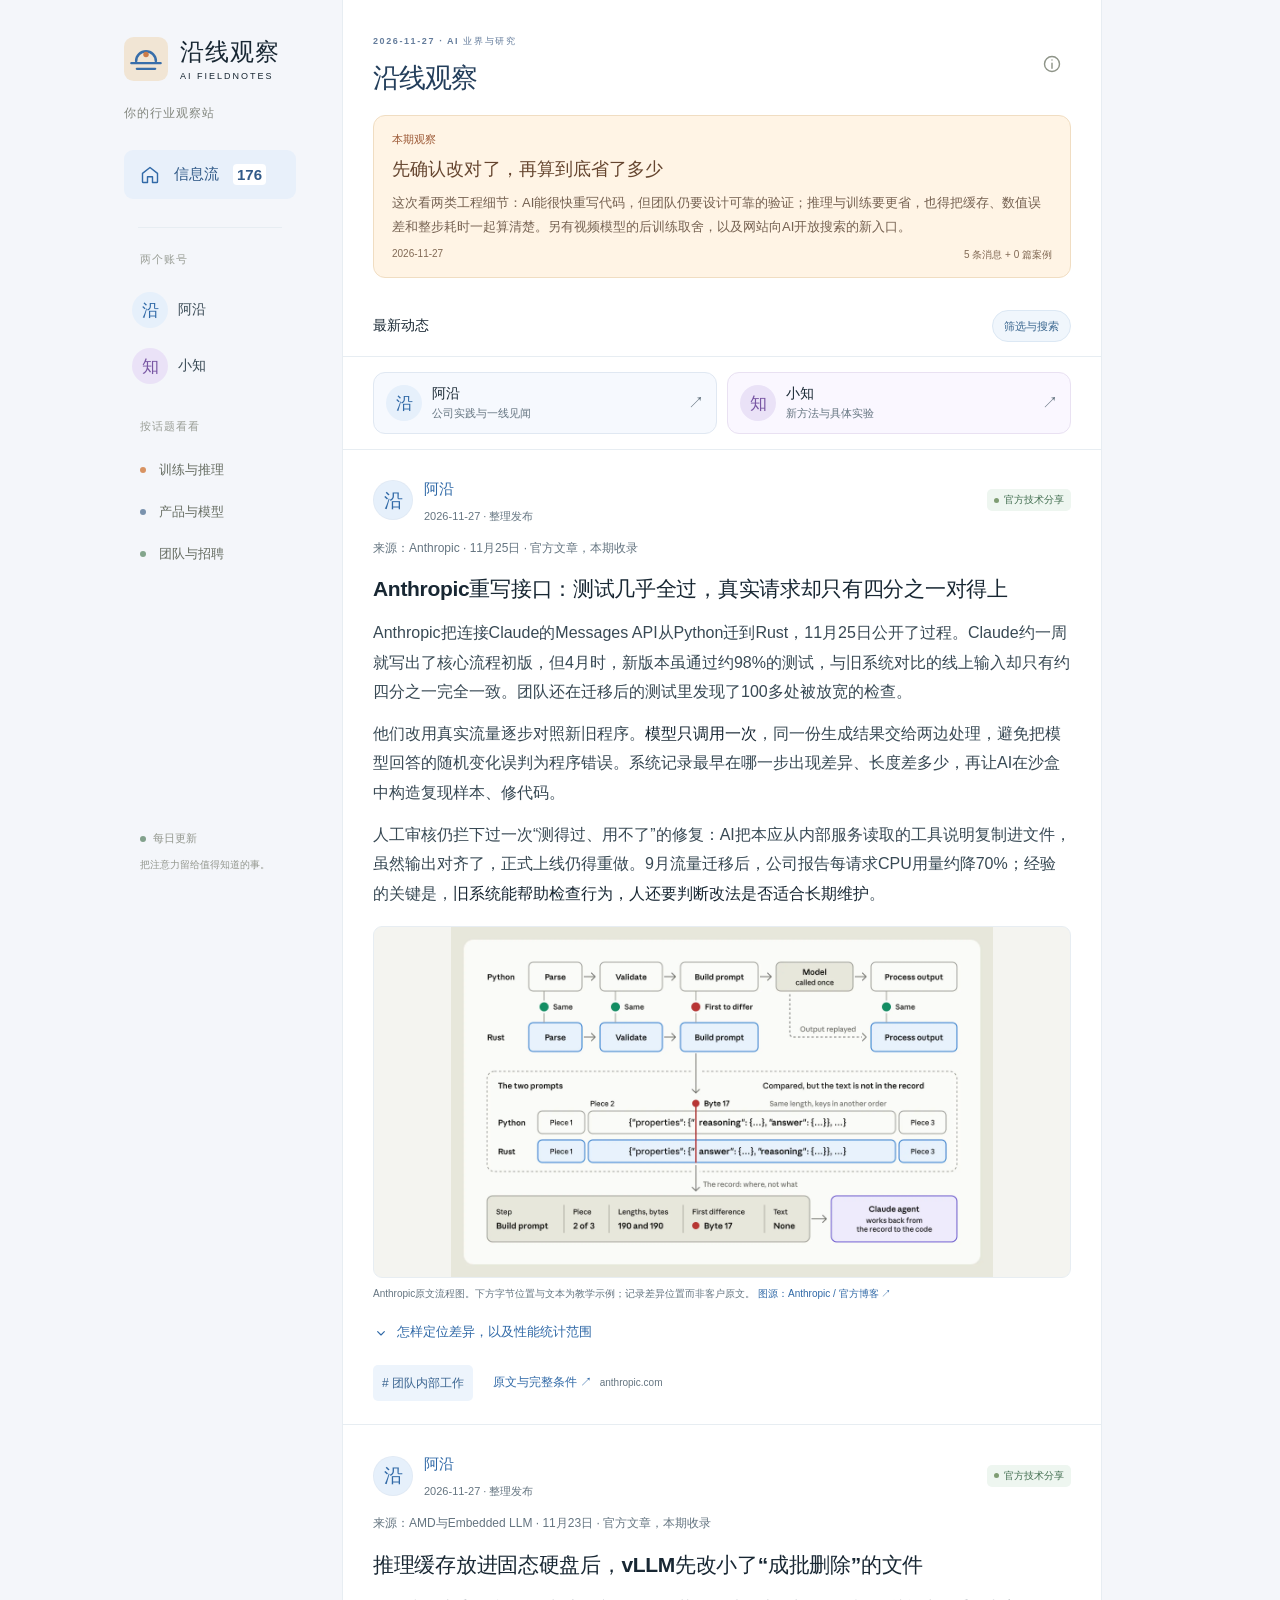
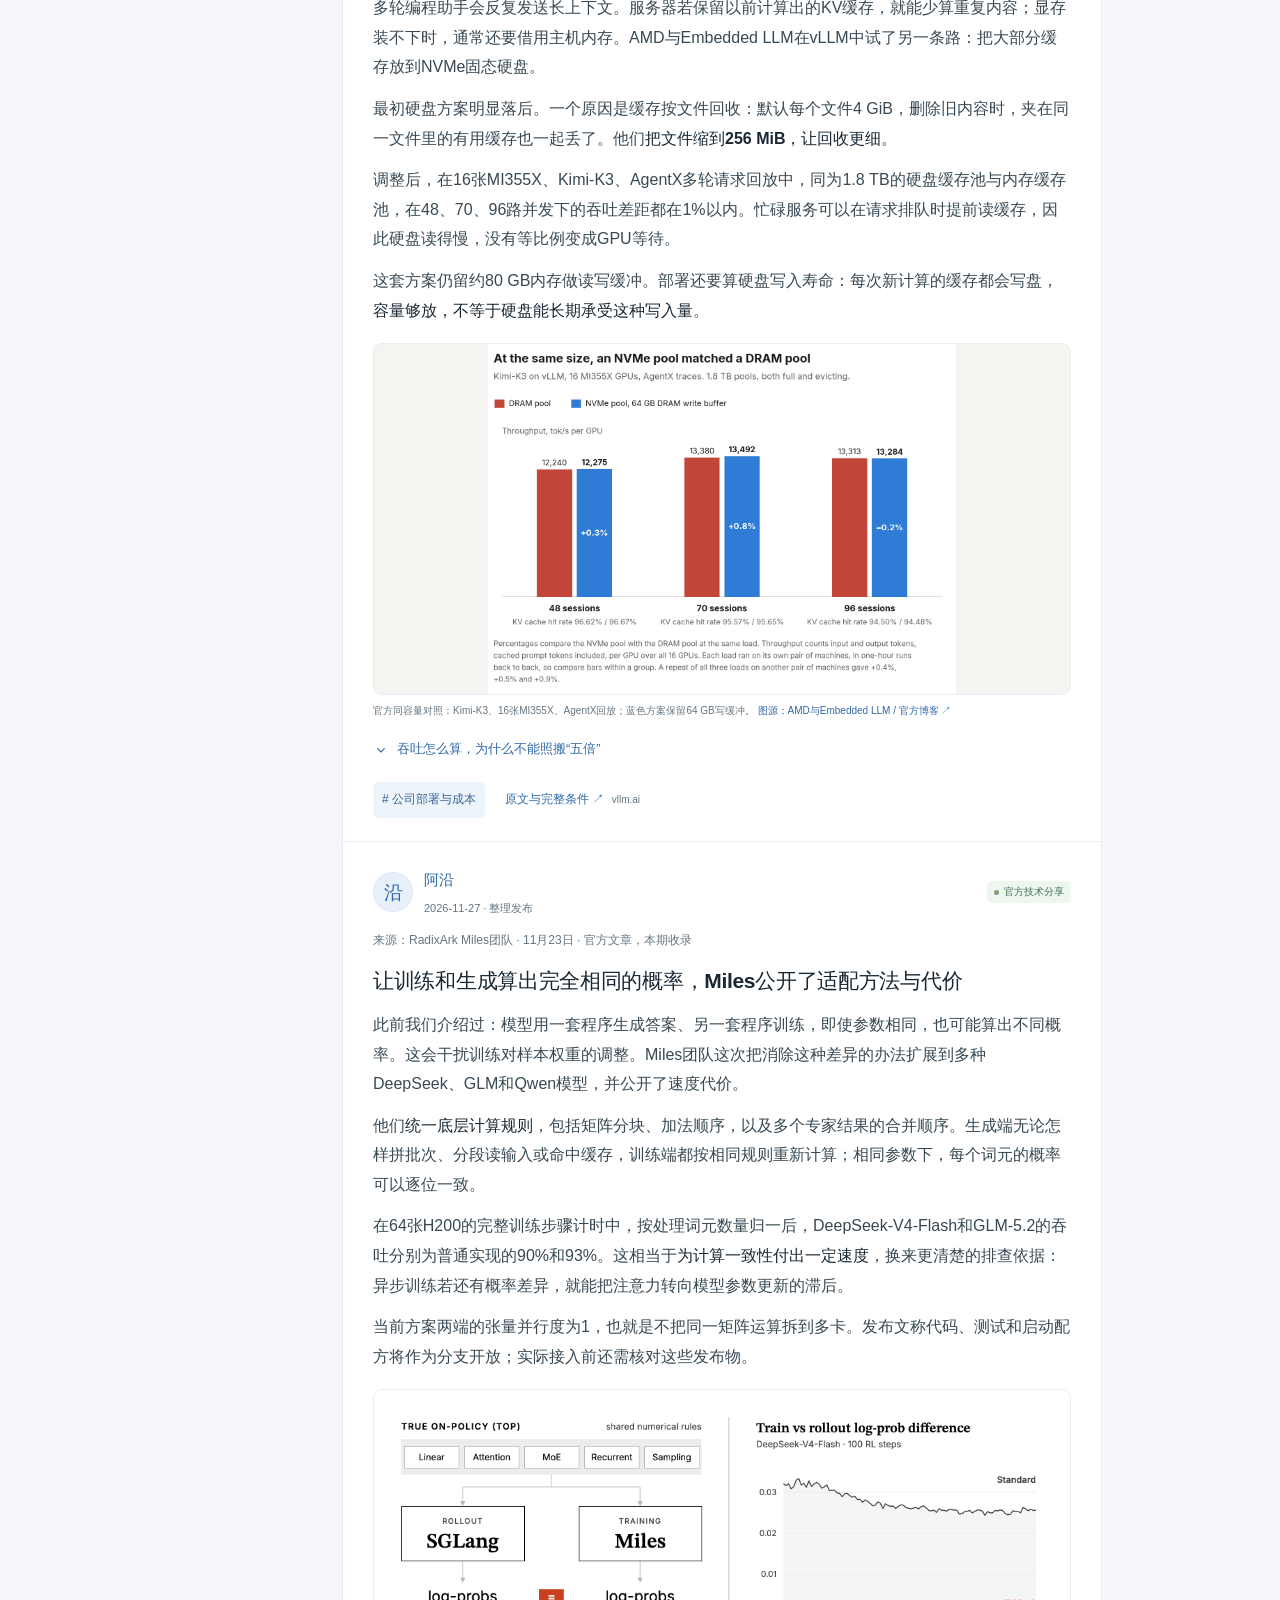
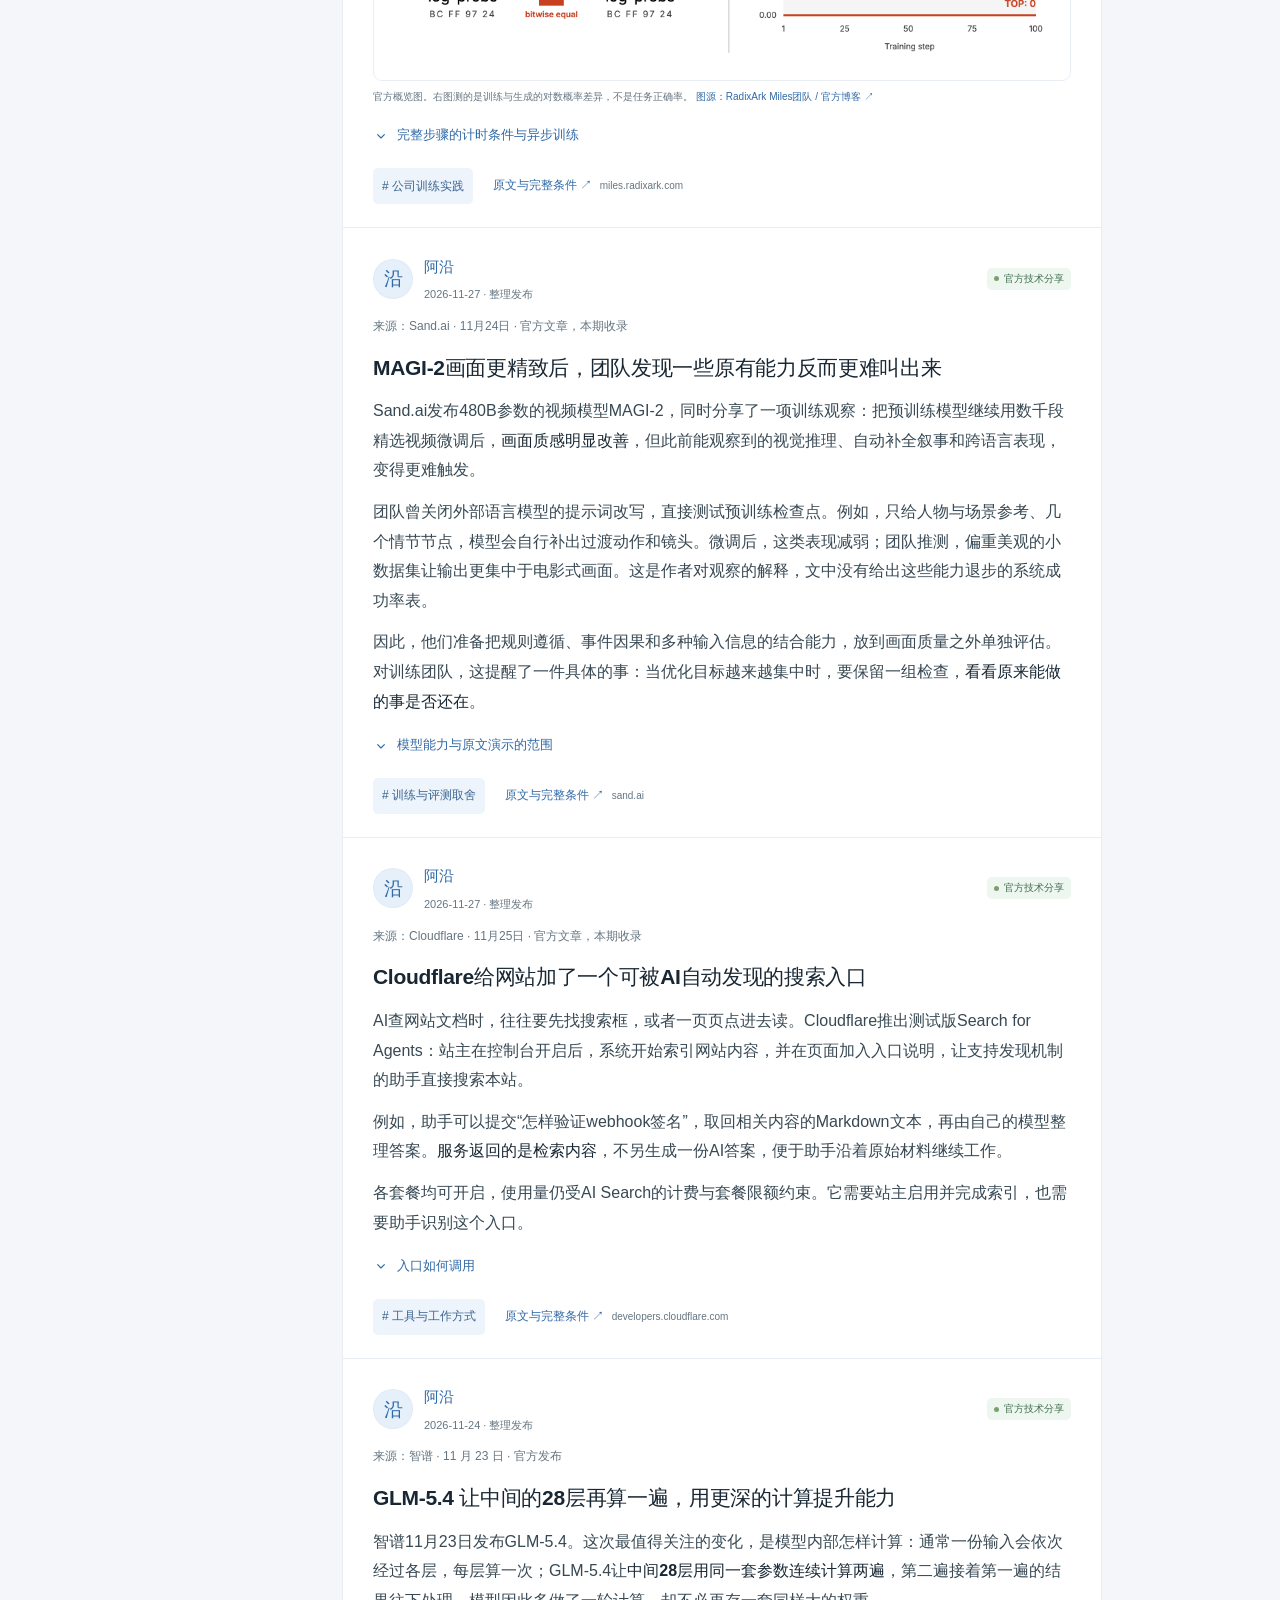
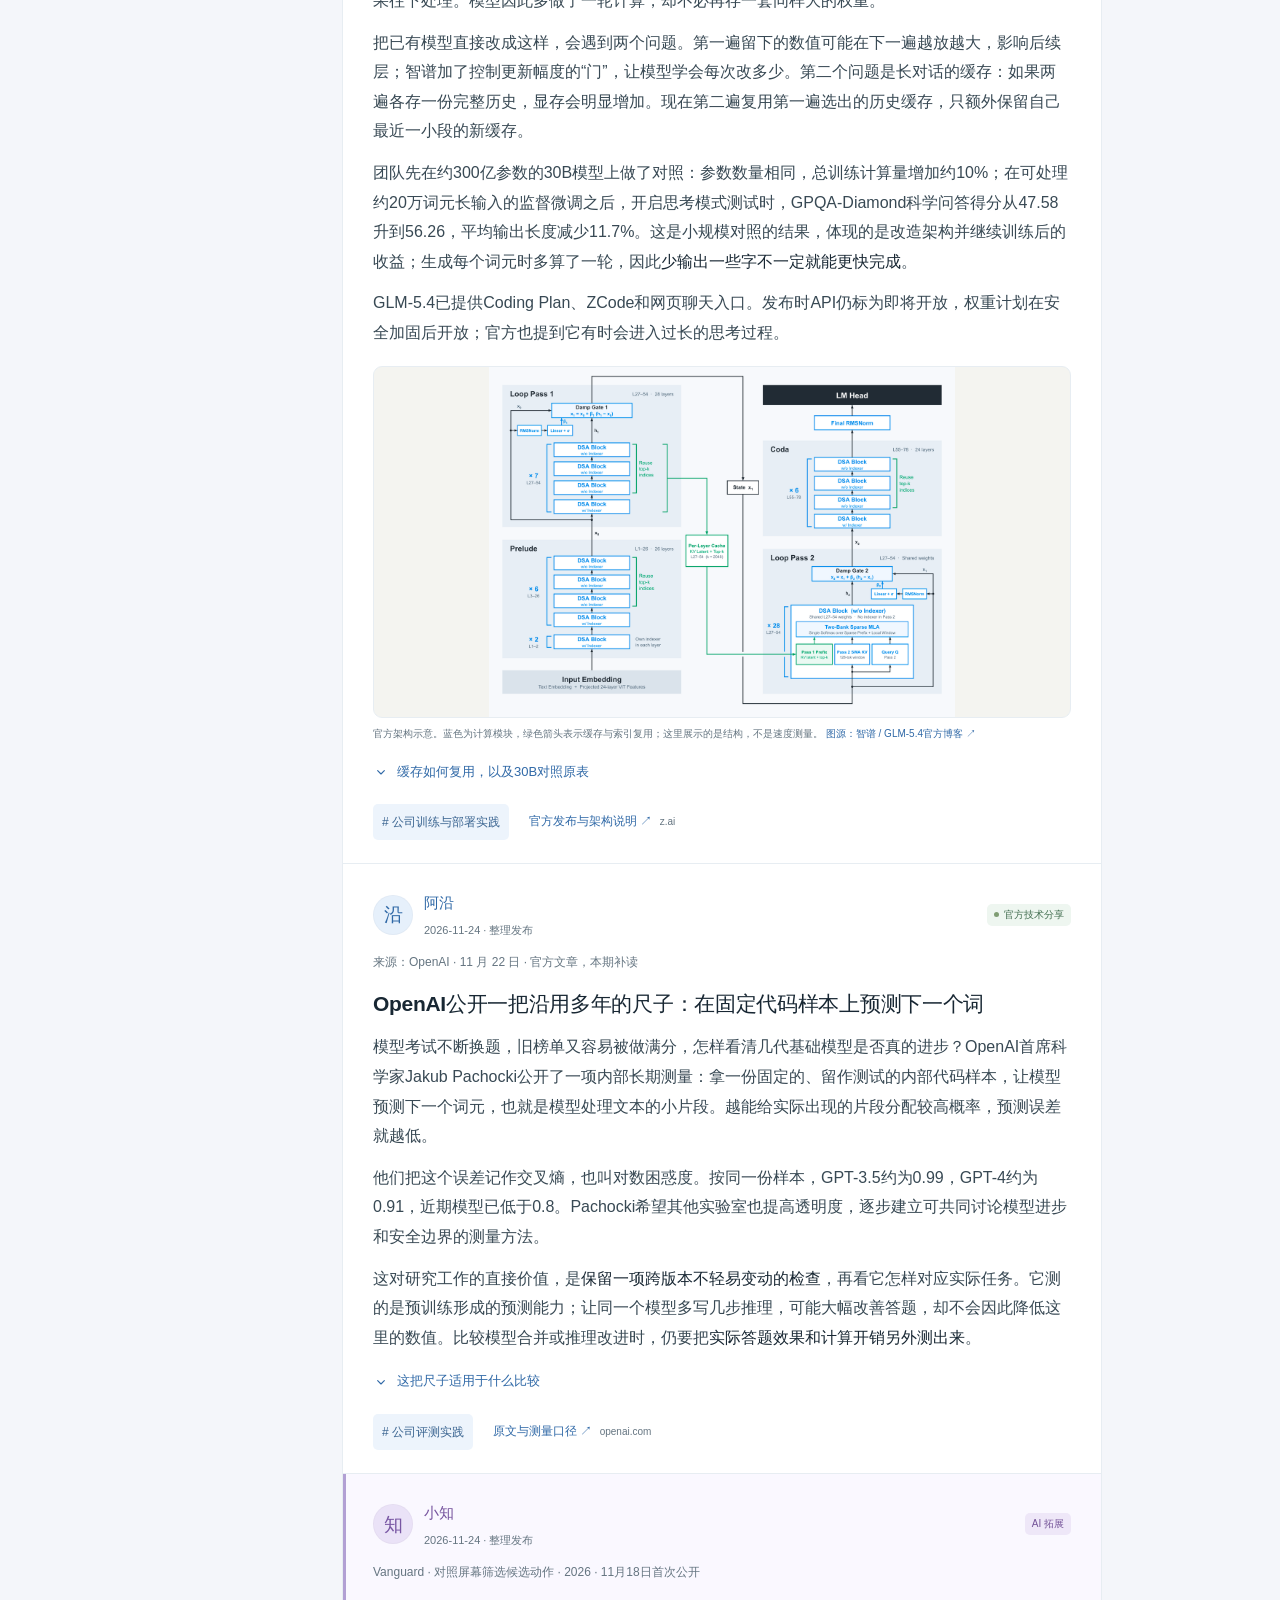
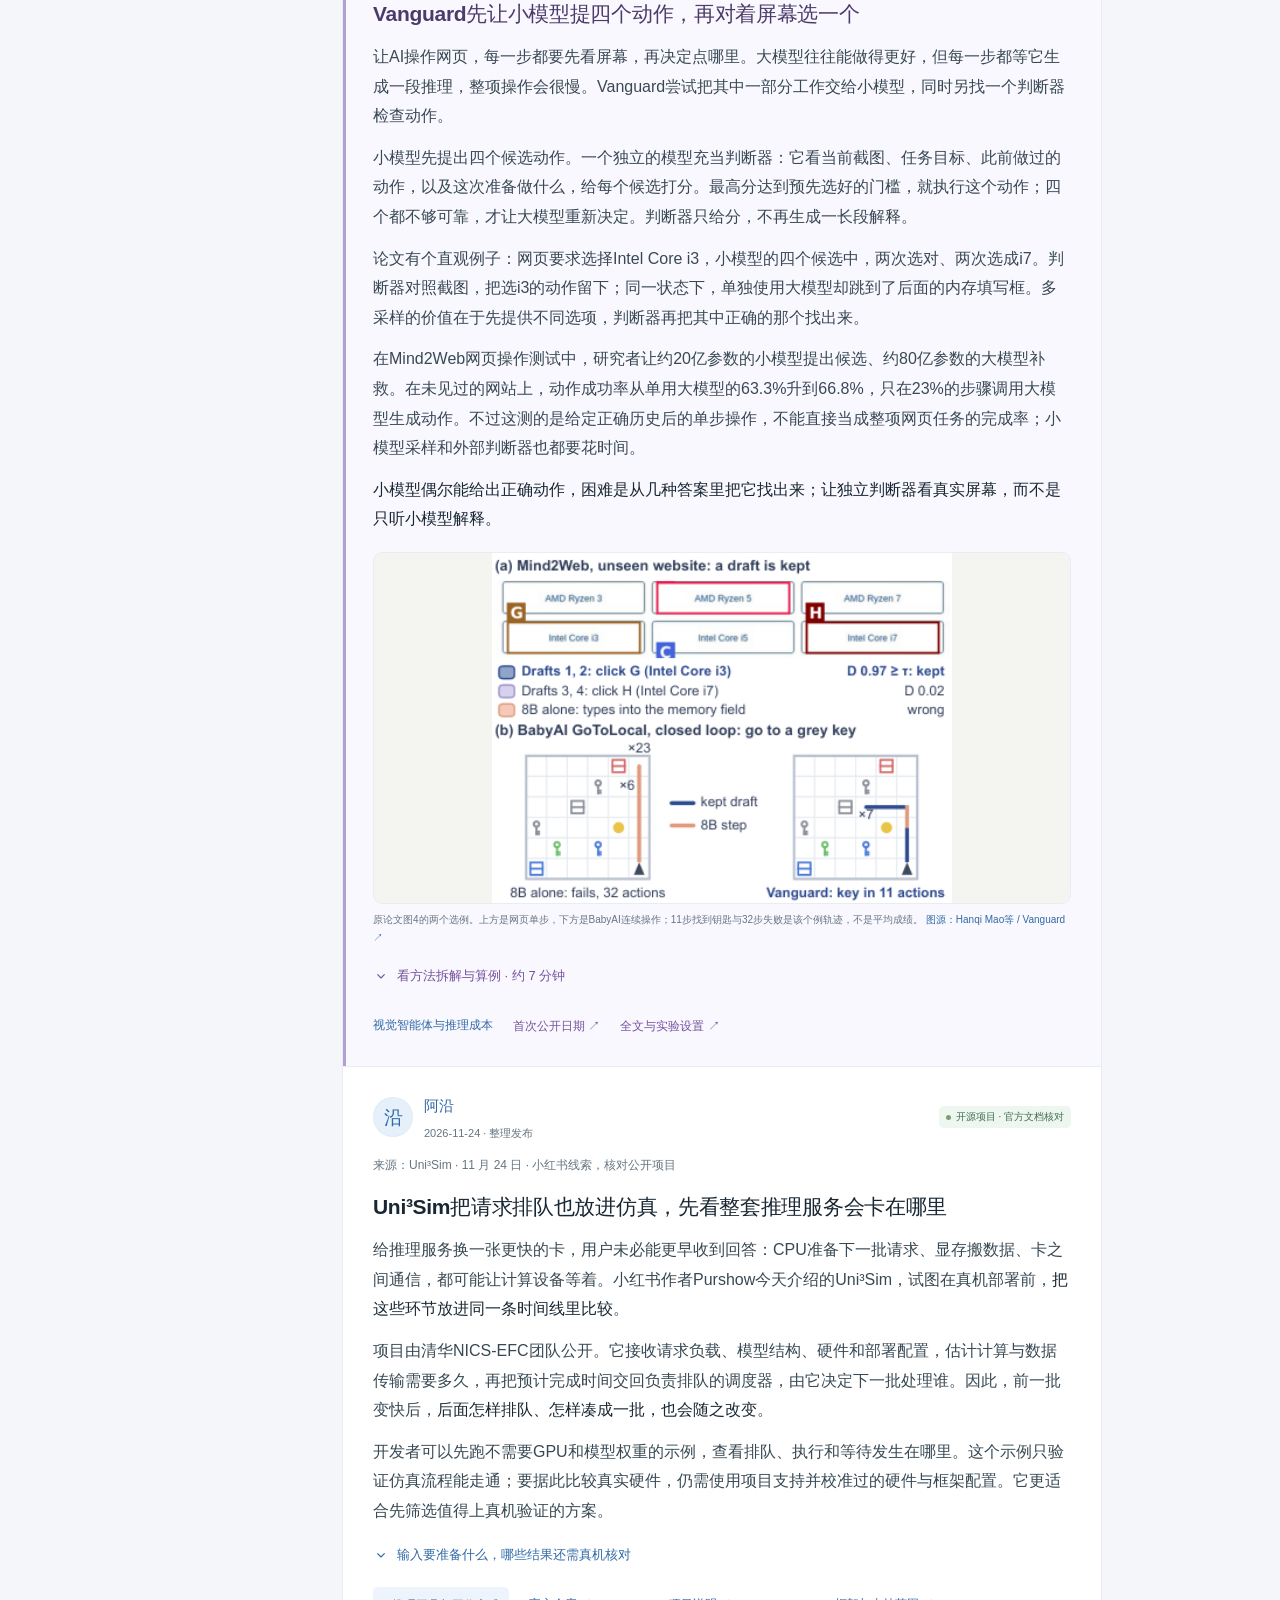
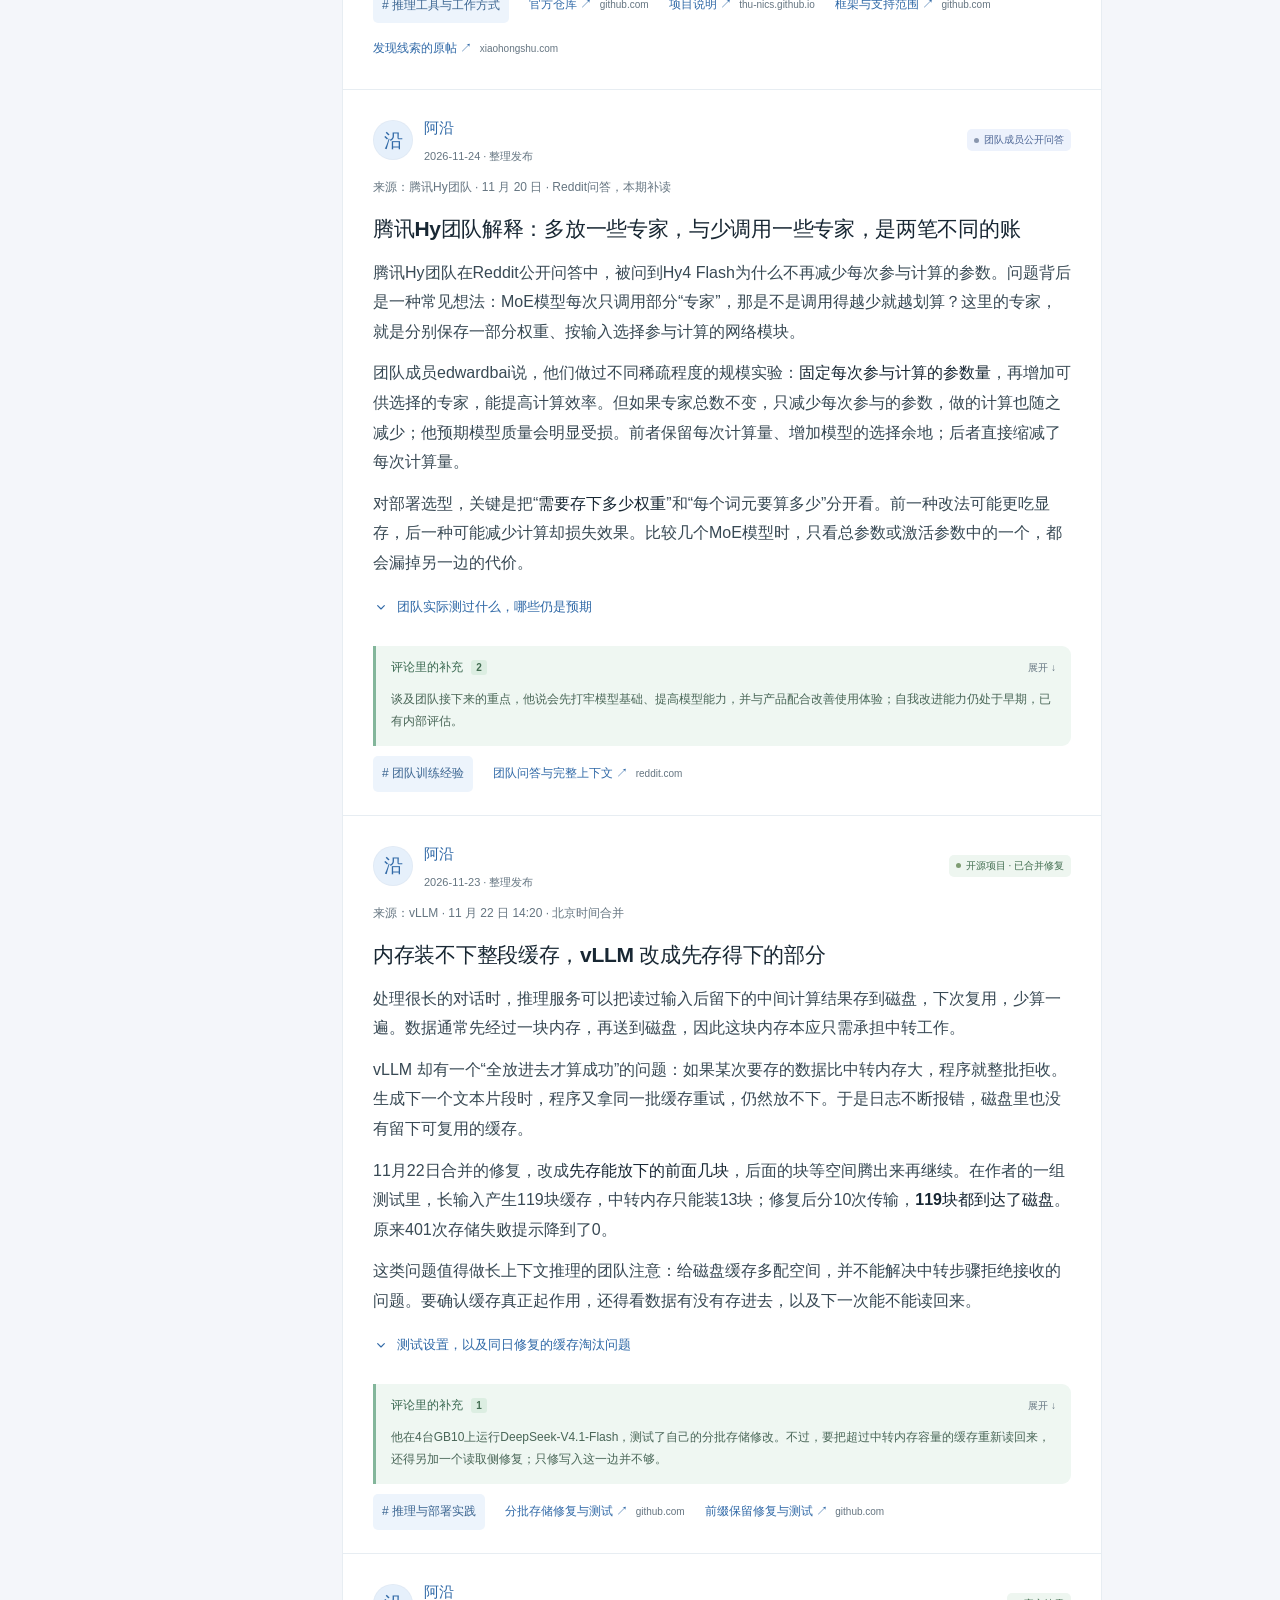
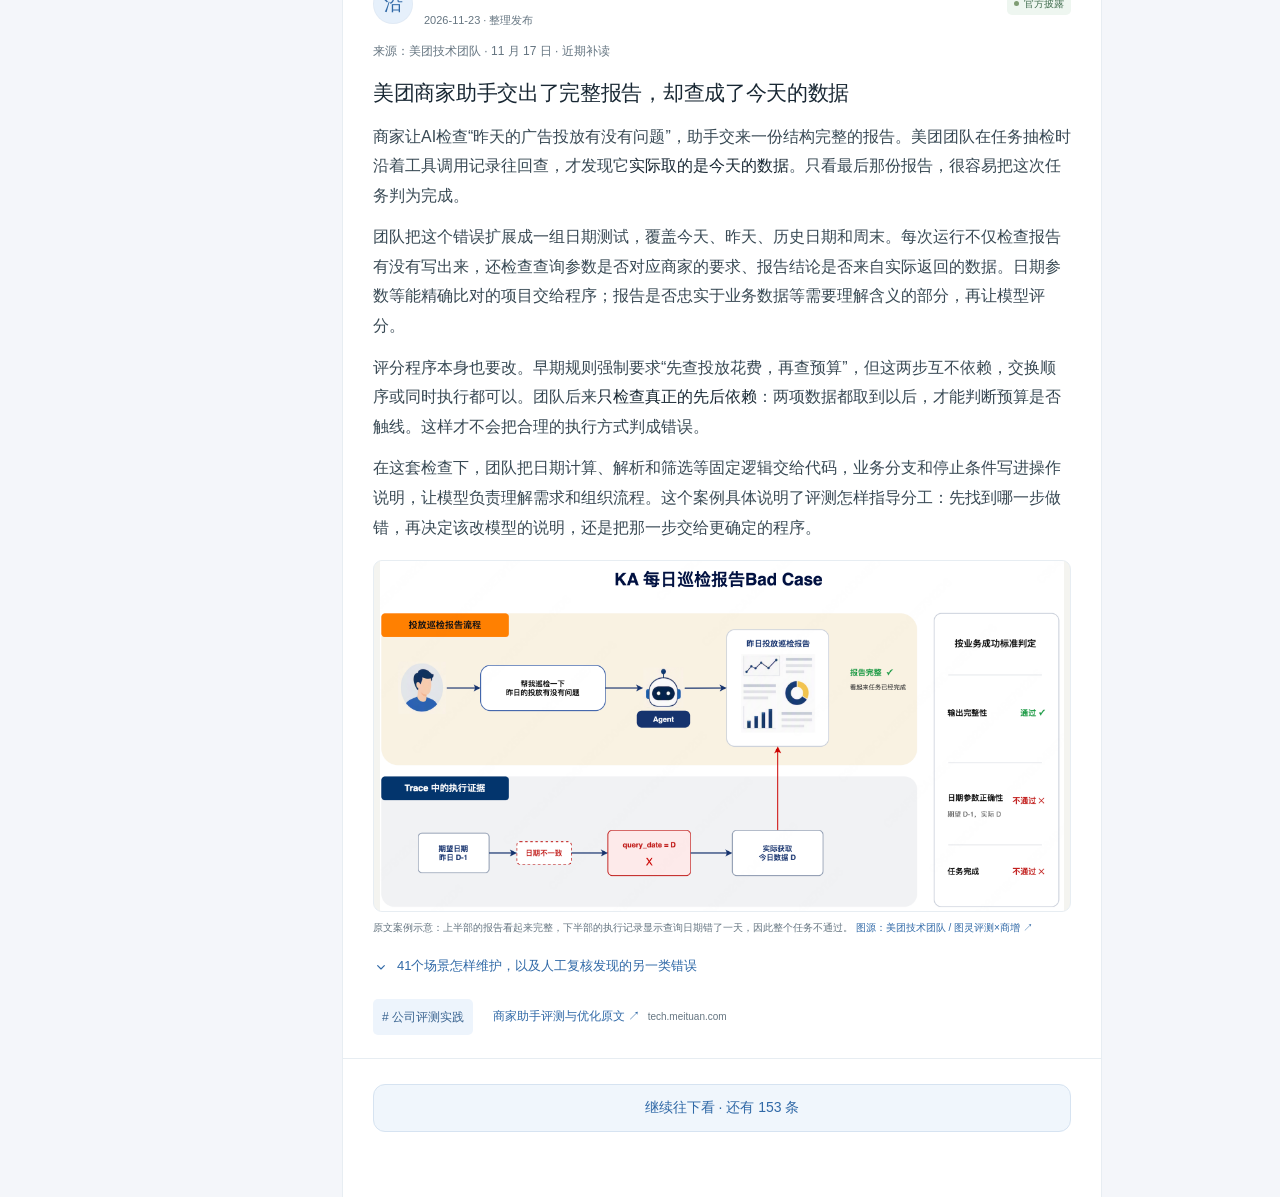
<file: index.html>
<!doctype html>
<html lang="zh-CN" data-look="feed" data-layout="live">
<head><meta charset="UTF-8"><meta name="viewport" content="width=device-width, initial-scale=1, viewport-fit=cover"><meta name="referrer" content="no-referrer"><meta name="theme-color" content="#f7f7f4"><meta name="description" content="沿线观察：每天精选 AI 业界消息、一线经验与研究案例。"><title>沿线观察 · AI 业界与研究</title><link rel="apple-touch-icon" sizes="180x180" href="apple-touch-icon.png?v=e73b665a9439"><link rel="icon" type="image/png" sizes="32x32" href="icon-32.png?v=0f2f3b974591"><link rel="manifest" href="manifest.webmanifest?v=56cb228016cc"><link rel="icon" href="icon.svg?v=f95b73e609ee" type="image/svg+xml"><meta name="apple-mobile-web-app-title" content="沿线观察"><meta name="apple-mobile-web-app-capable" content="yes"><link rel="stylesheet" href="style.css?v=f20c3ac33877"><link rel="stylesheet" href="preview.css?v=91b78d78af37"></head>
<body>
<div class="layout">
 <aside class="rail">
  <a class="brand" href="./" aria-label="沿线观察首页"><span class="brand-icon"><img src="icon.svg?v=f95b73e609ee" width="44" height="44" alt=""></span><span>沿线观察<small>AI FIELDNOTES</small></span></a>
  <div class="rail-caption">你的行业观察站</div>
  <nav class="main-nav" aria-label="主导航">
   <button class="nav-item active" data-home aria-current="page"><span data-icon="home"></span>信息流<span class="count">6</span></button>
  </nav>
  <div class="rail-divider"></div><div class="rail-label">两个账号</div><a class="rail-account" href="#/account/news" data-account="news"><span class="account-mini news">沿</span>阿沿</a><a class="rail-account" href="#/account/learning" data-account="learning"><span class="account-mini learning">知</span>小知</a><div class="rail-label">按话题看看</div>
  <button class="rail-topic" data-topic="训练与推理"><span class="topic-dot orange"></span>训练与推理</button>
  <button class="rail-topic" data-topic="产品与模型"><span class="topic-dot blue"></span>产品与模型</button>
  <button class="rail-topic" data-topic="团队与招聘"><span class="topic-dot green"></span>团队与招聘</button>
  <div class="rail-bottom"><span class="status-dot"></span>每日更新<small>把注意力留给值得知道的事。</small></div>
 </aside>
 <main>
  <header class="feed-header"><div><span class="eyebrow">DAILY FIELDNOTES</span><h1 id="view-title">沿线观察</h1></div><button class="icon-button mobile-info" id="about-mobile" aria-label="本期说明"><span data-icon="info"></span></button><span class="edition">VOL. 001</span></header>
  <section id="account-profile" class="account-profile" hidden aria-label="账号主页"></section>
  <section class="editor-note" aria-label="本期导读"><div class="note-label"><span class="sun">✳</span> 本期观察 <span class="note-line"></span><span>先刷一会，按需深读</span></div><h2>从“模型更强”到“真的能用”。</h2><p>多位老师怎样教会一个小模型？上线后，怎样测、怎样从失败中恢复？今天沿着这两条线，看看产品背后的工作。</p><div class="note-meta"><span>10.27 — 10.29</span><span>6 条精选 · 每天更新</span></div></section>
  <div class="controls"><div class="stream-tabs" aria-label="信息流导航"><a href="#/" data-account="all" class="home-link">← 首页</a><span id="stream-label">最新动态</span></div><div class="learning-filters" role="group" aria-label="研究案例分类" hidden><button class="chip active" data-learning-cat="all">全部案例</button><button class="chip" data-learning-cat="ai">AI 拓展</button><button class="chip" data-learning-cat="merge">模型合并</button></div><div class="issue-picker"><label for="issue-select">阅读日期</label><select id="issue-select" aria-label="选择简报日期"></select><span id="updated-label"></span></div><div class="feed-tabs" role="group" aria-label="排序"><button class="tab active" data-sort="curated">发布顺序</button><button class="tab" data-sort="latest">原文日期</button><span class="result-count" aria-live="polite"></span><button class="icon-button search-toggle" aria-label="搜索内容" aria-expanded="false"><span data-icon="search"></span></button></div><div class="search-box" hidden><span data-icon="search"></span><input id="search" type="search" placeholder="搜消息、方法或关键词…" aria-label="搜索信息流"><kbd>ESC</kbd></div><div class="filter-row" role="group" aria-label="来源筛选"><button class="chip active" data-filter="all">全部来源</button><button class="chip" data-filter="official">官方发布</button><button class="chip" data-filter="interview">一线访谈</button><button class="chip" data-filter="xiaohongshu">小红书</button><button class="chip" data-filter="maimai">脉脉</button><button class="chip" data-filter="reddit">Reddit</button></div><div id="topic-filter" hidden></div></div>
  <div id="account-directory" class="account-directory" aria-label="账号入口"><a href="#/account/news" data-account="news"><span class="account-mini news">沿</span><span><b>阿沿</b><small>公司实践与一线见闻</small></span><span>↗</span></a><a href="#/account/learning" data-account="learning"><span class="account-mini learning">知</span><span><b>小知</b><small>新方法与具体实验</small></span><span>↗</span></a></div><div id="feed" aria-live="polite"></div><button id="load-more" class="load-more" hidden>继续往下看 ↓</button>
  <footer class="feed-footer"><span class="end-mark">✳</span><p id="end-copy">今天，就看到这里。</p><button data-stream="learning" id="browse-cases">再逛逛研究案例 →</button><small>信息不必很多，值得知道就好。</small><button id="back-top">回到顶部 ↑</button></footer>
 </main>
 <aside class="right-rail">
  <div class="right-heading"><span class="status-dot"></span>你的每日观察</div>
  <section class="issue-panel"><div class="issue-date"><strong>29</strong><div>2026 年 10 月<small>星期四 · 第 1 期</small></div></div><div class="issue-stats"><div><b>6</b><span>业界消息</span></div><div><b id="learning-count">0</b><span>研究案例</span></div></div></section>
  <section class="aside-section"><h3>这期值得留意 <span>↗</span></h3><div id="trends"></div></section>
  <section class="legend-panel"><h3>消息有出处，判断有边界。</h3><p><i class="dot official"></i><b>官方披露</b>来自公司发布或模型卡</p><p><i class="dot interview"></i><b>具名访谈</b>来自受访者的一线经验</p><p><i class="dot opinion"></i><b>社区观点</b>个人分析，不等于行业共识</p><p><i class="dot lead"></i><b>待核实线索</b>保留价值，也注明缺少的证据</p><button id="coverage">查看本期采集范围 <span>↗</span></button></section>
  <div class="next-issue"><span data-icon="calendar"></span><div>下一次见面<small>每天 · 北京时间 07:00 开始整理</small></div></div><p class="local-note">消息按日归档，研究案例随时回看。</p>
 </aside>
</div>
<dialog id="coverage-dialog"><button class="dialog-close icon-button" aria-label="关闭说明"><span data-icon="close"></span></button><span class="eyebrow">ABOUT THIS ISSUE</span><h2>每条消息，都有来处。</h2><div id="coverage-copy"></div><h3>图与评论，怎样选？</h3><p>配图来自对应原文并注明出处，点击可看大图。评论只选有细节、补充或反例的部分；“摘编”是整理后的文字，不冒充原话。个人经验不代表行业共识。</p><h3>每天怎么更新？</h3><p>每天北京时间 07:00 开始整理，完成核实后更新网页。页面会显示最近实际更新时间；没有新内容时不会凑数。</p></dialog>

<dialog id="image-dialog" aria-label="查看原文配图"><button class="image-close icon-button" aria-label="关闭大图">×</button><img id="large-image" alt=""><p id="large-caption"></p><a id="large-source" target="_blank" rel="noopener noreferrer">查看图片出处 ↗</a></dialog>
<script src="data.js?v=6318112dbc49"></script><script src="app.js?v=87dfa627c2f2"></script>
<script src="feed-controls.js?v=4d429f24aedc"></script></body></html>
</file>
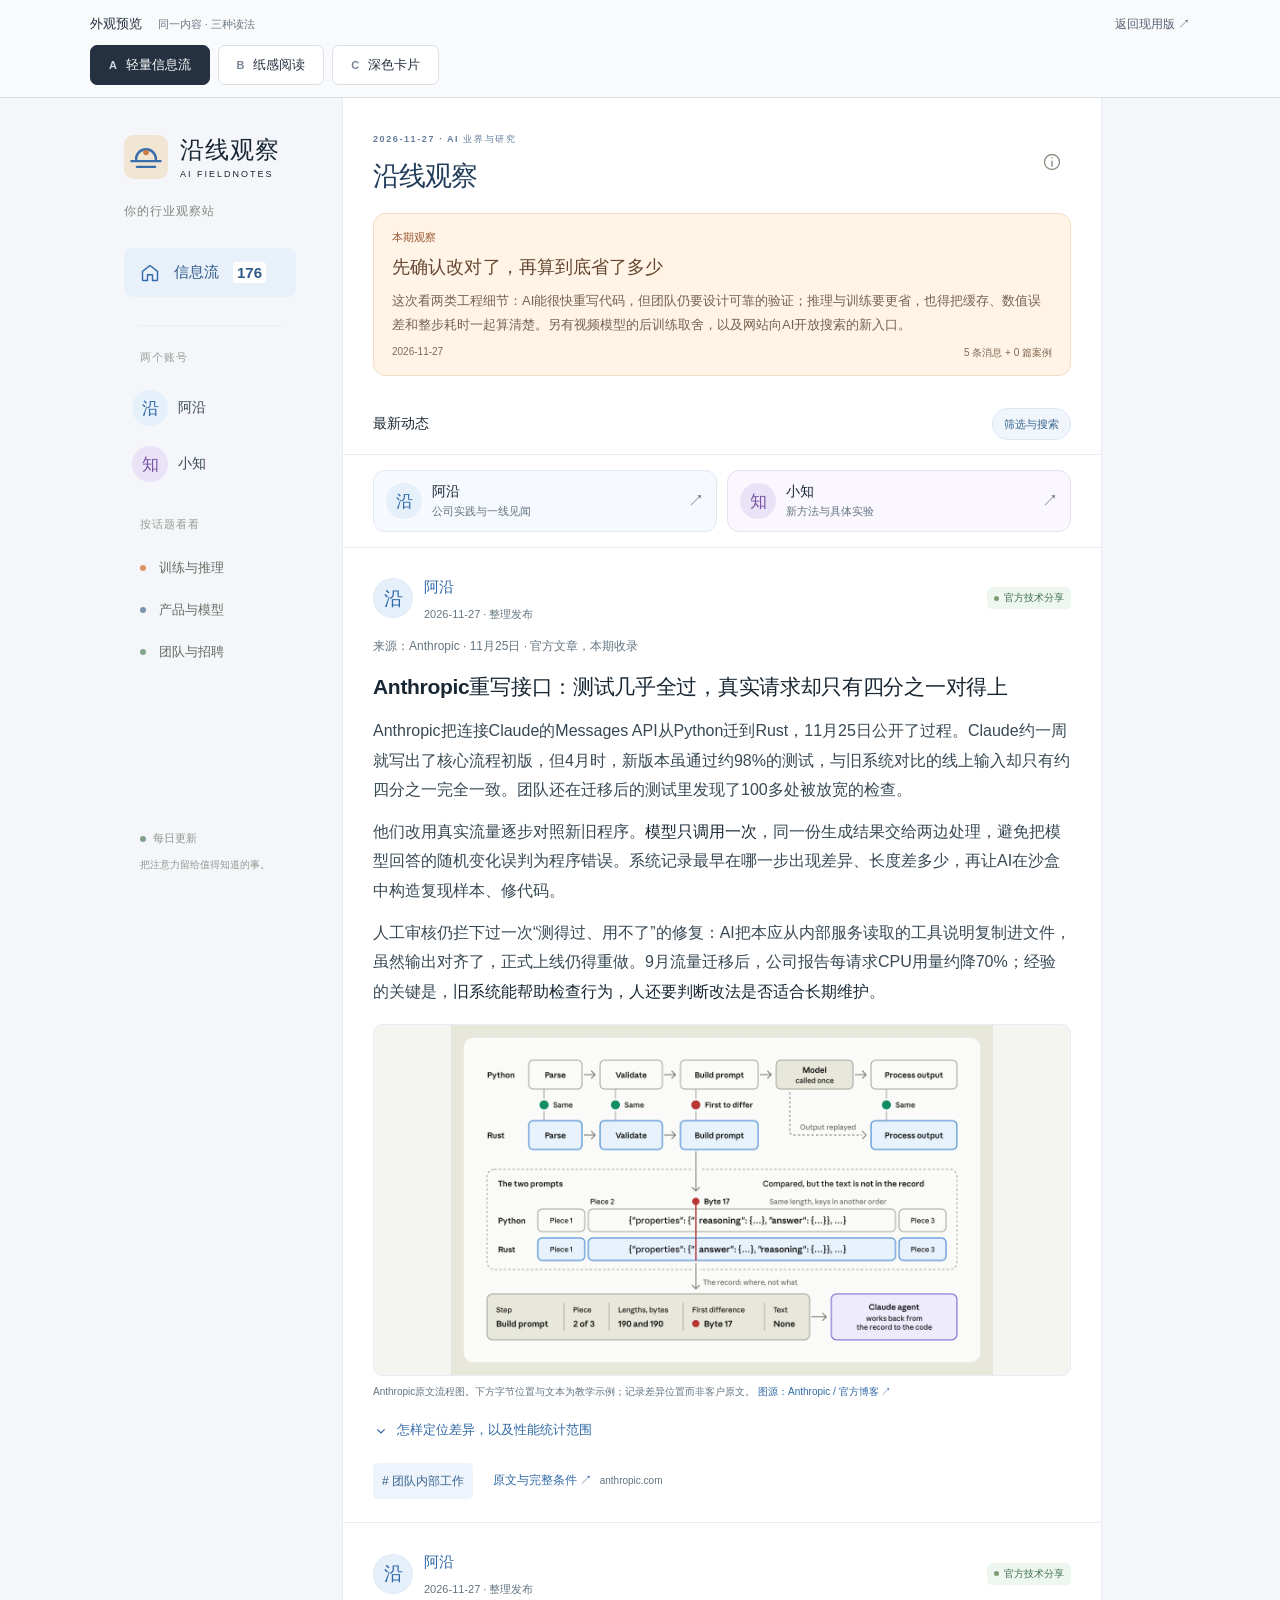
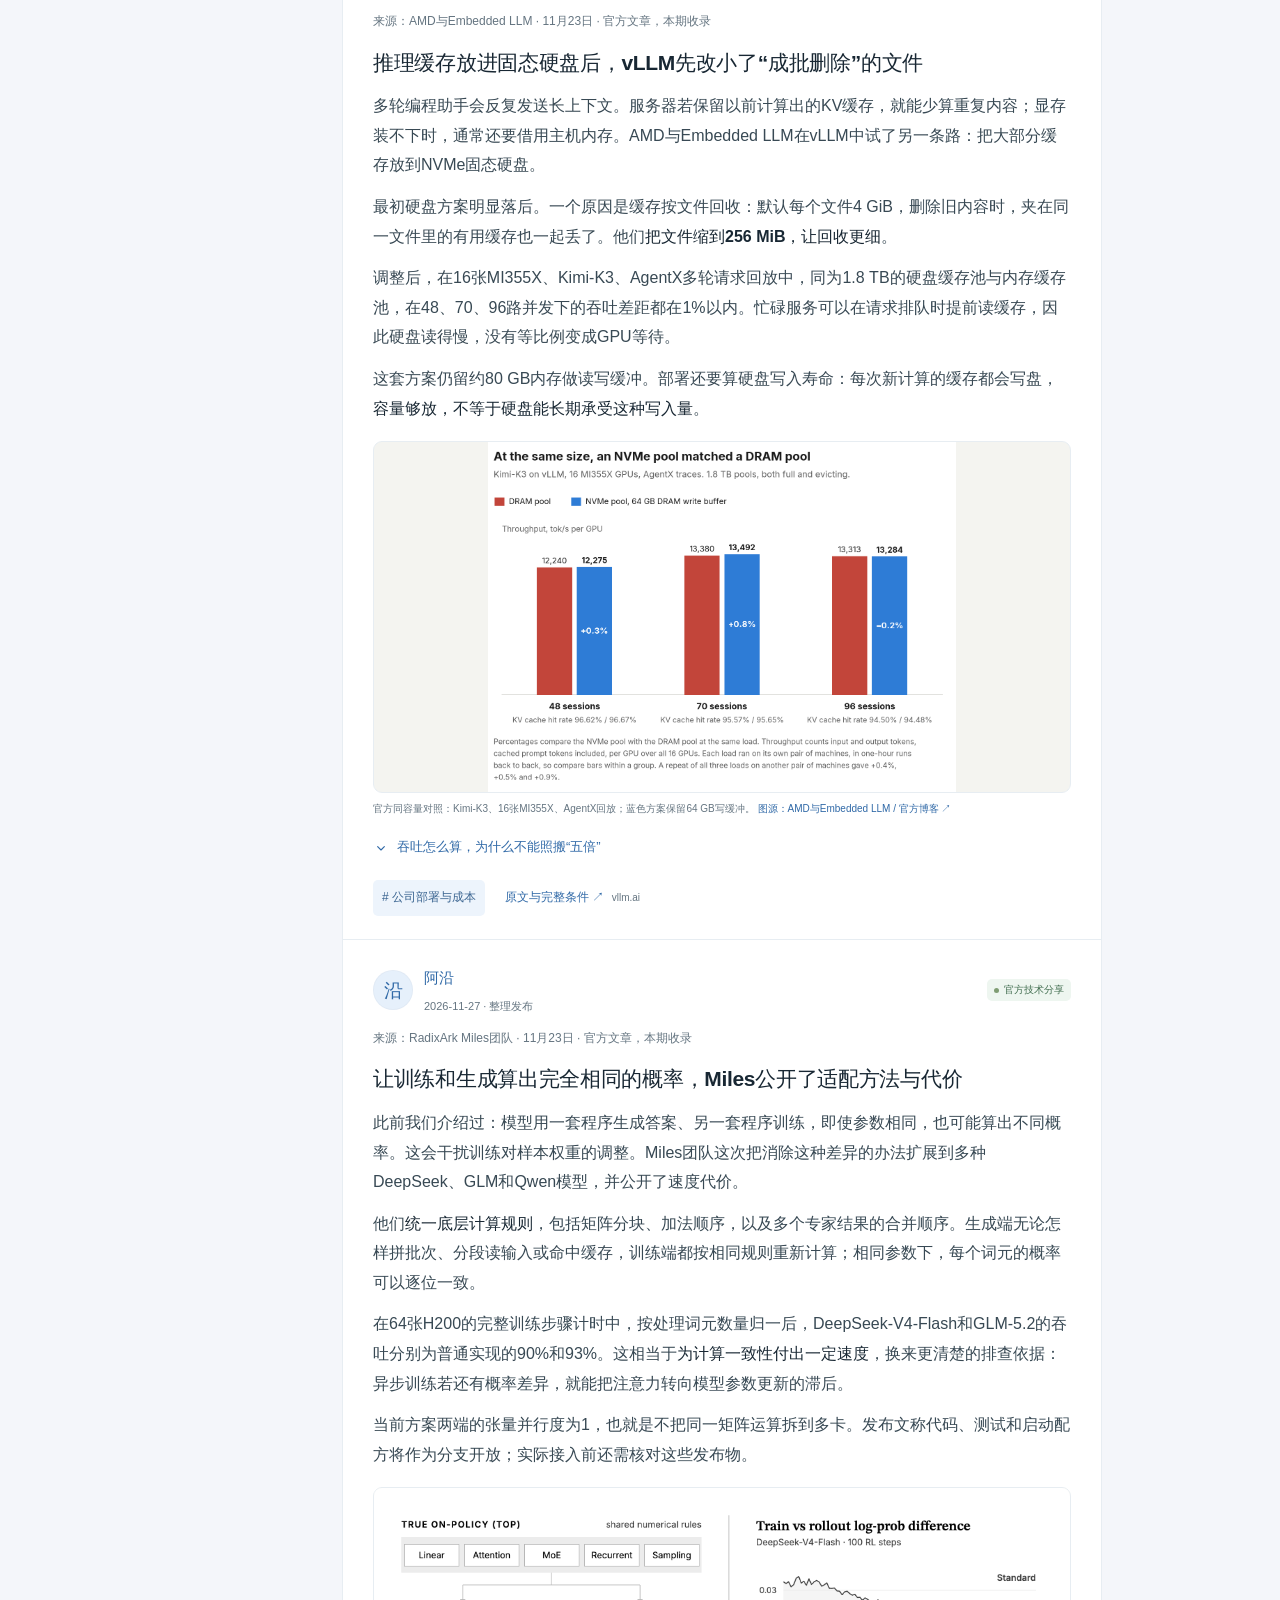
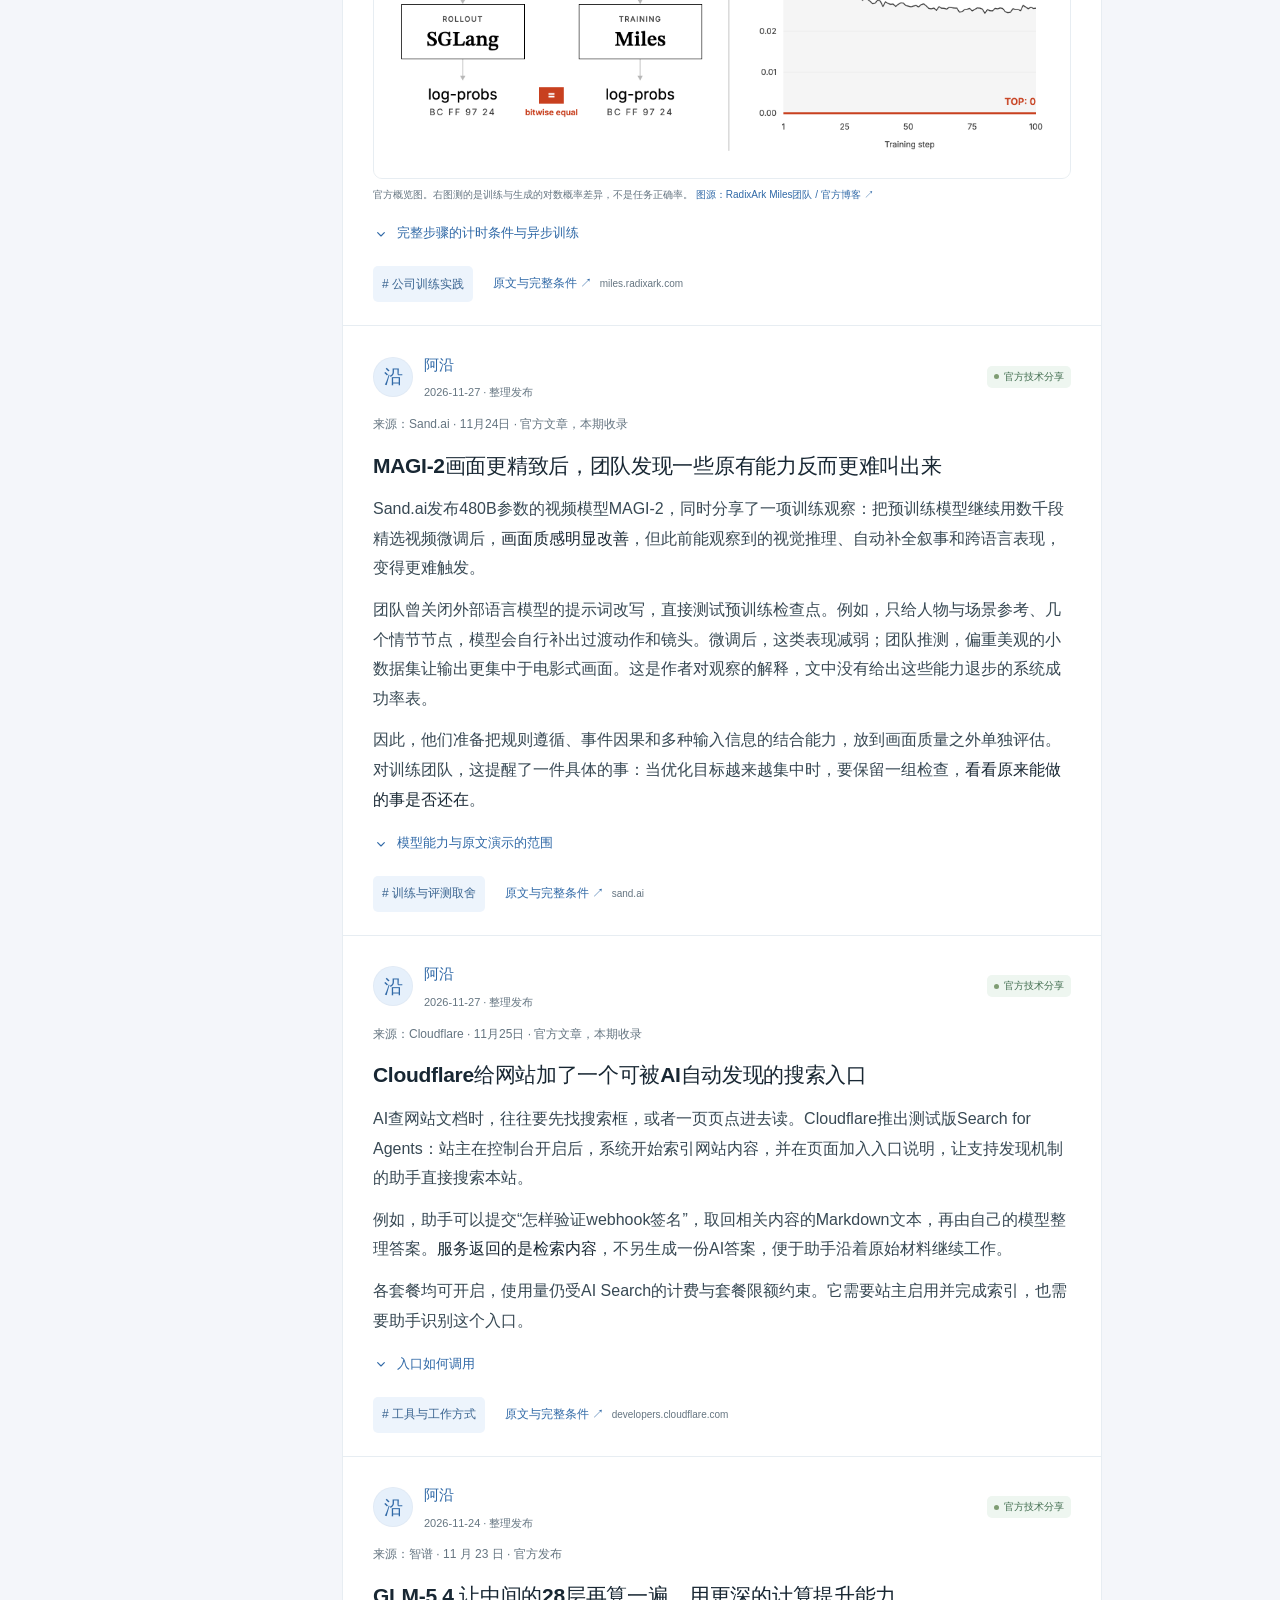
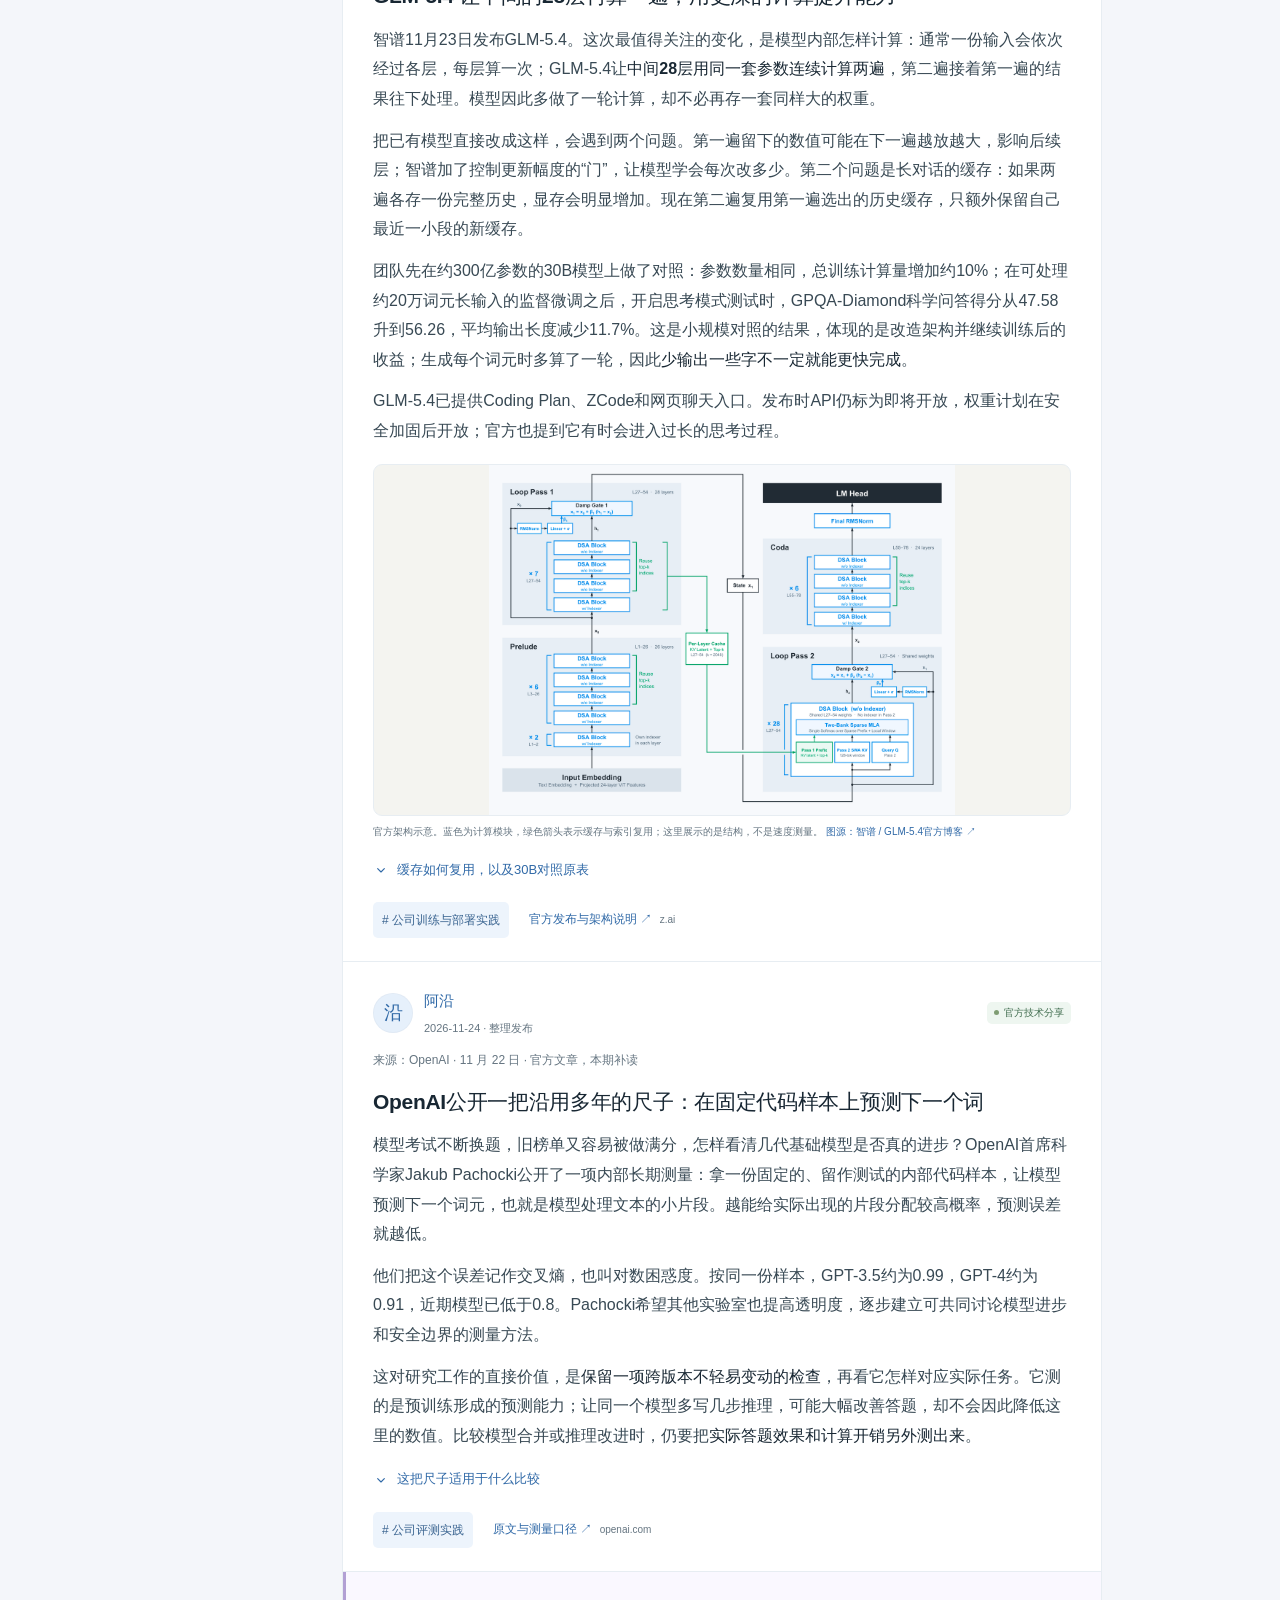
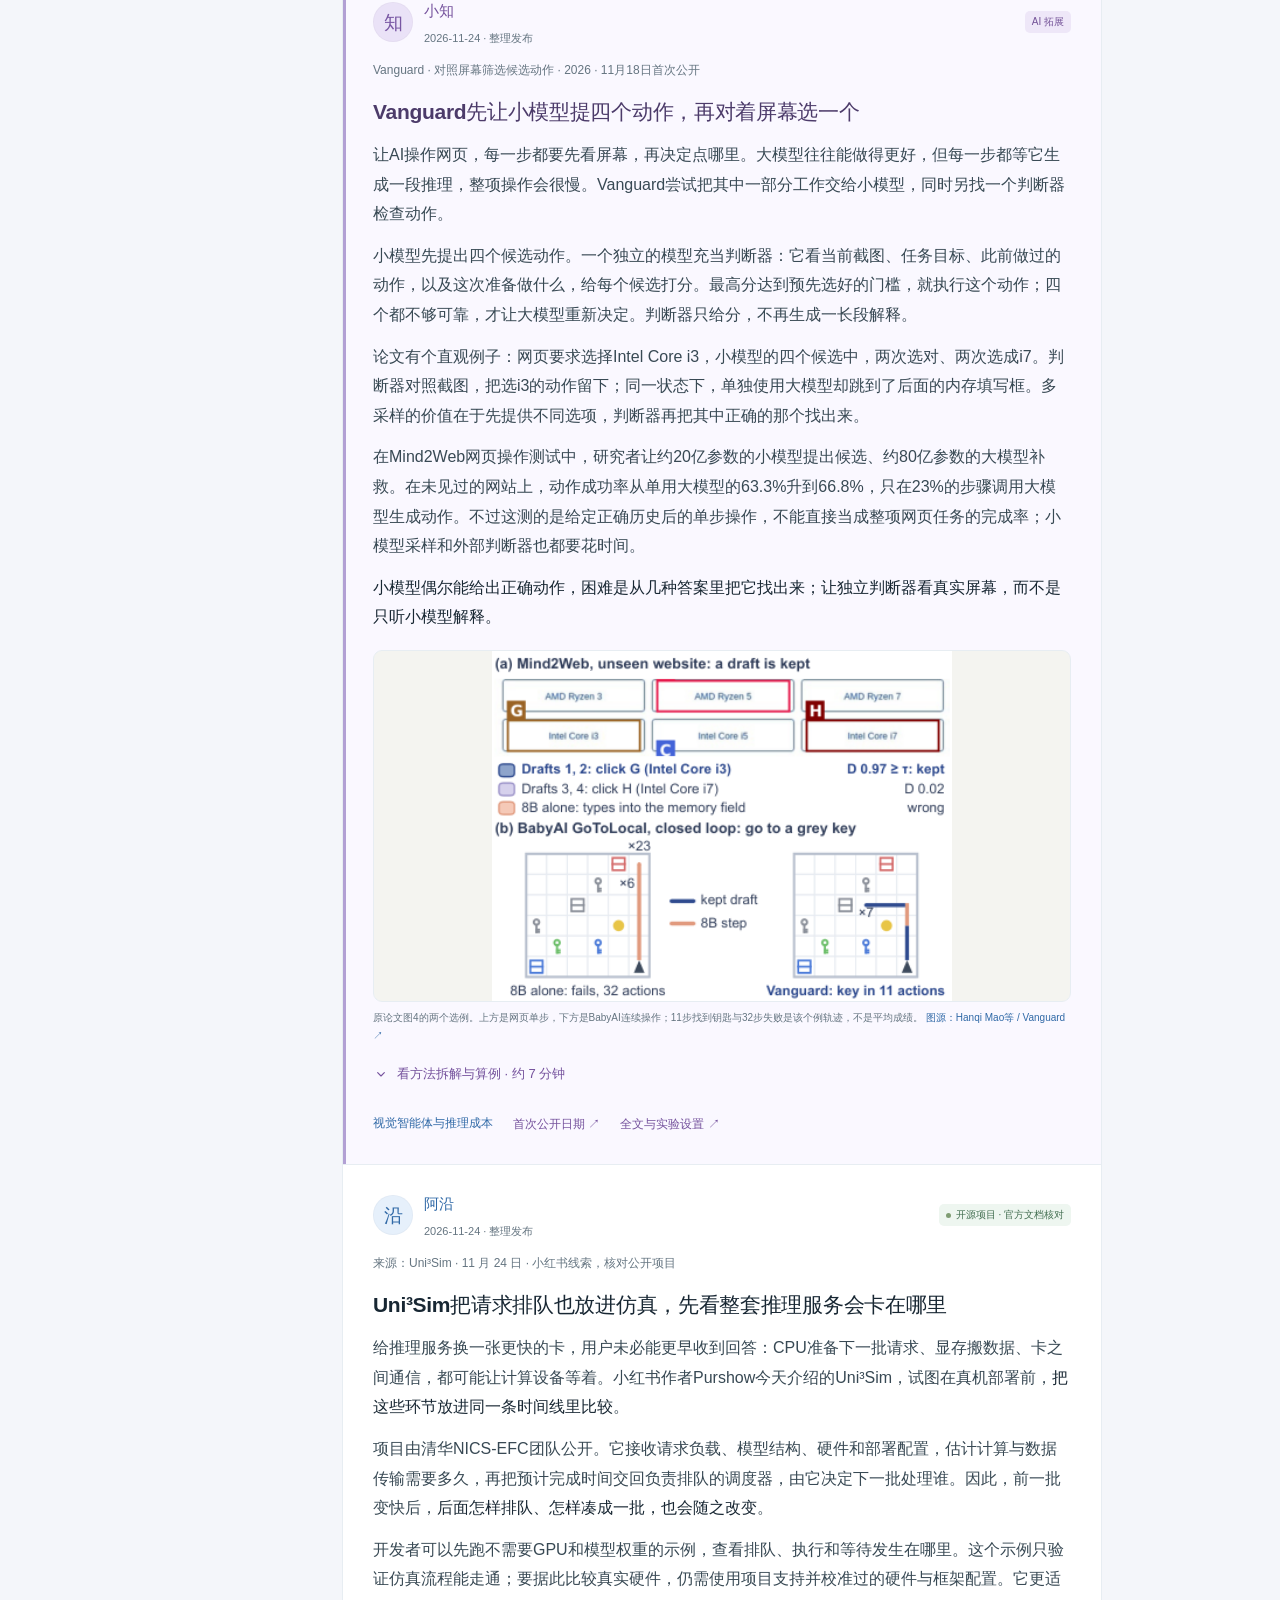
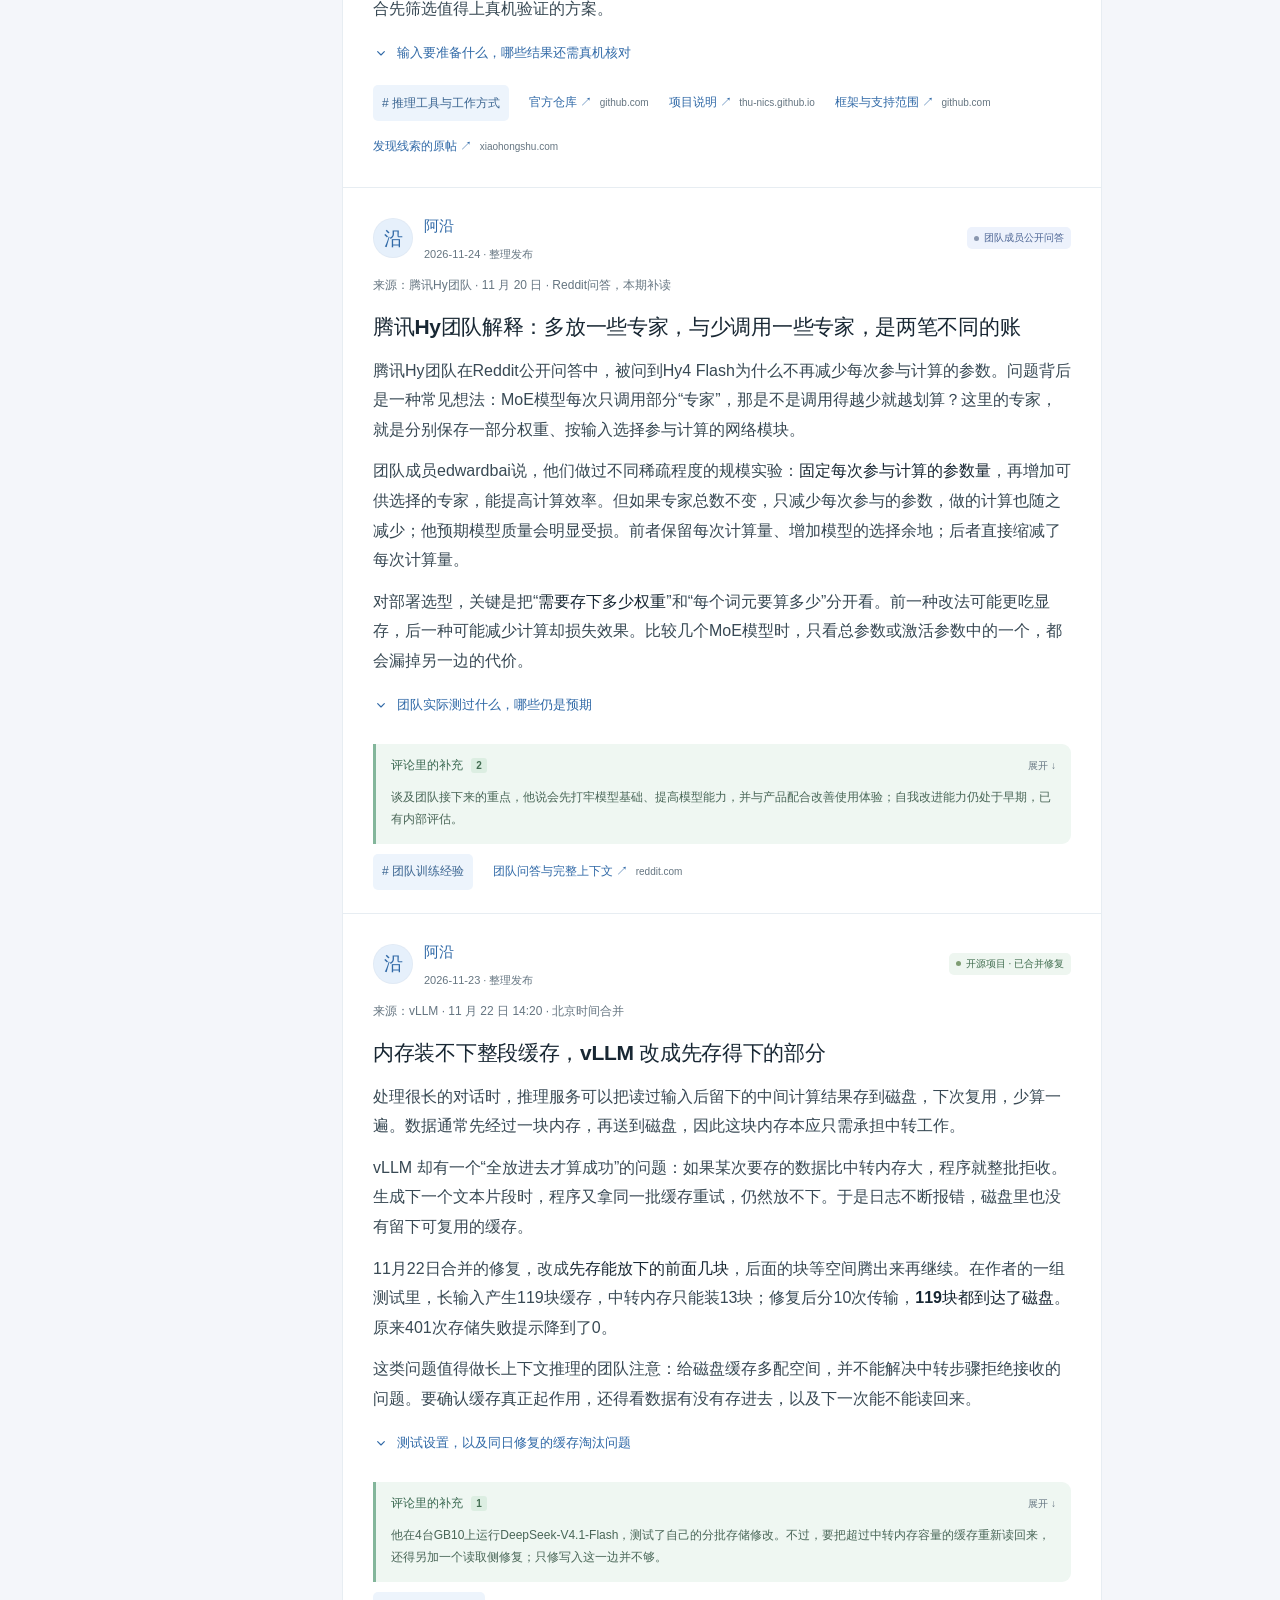
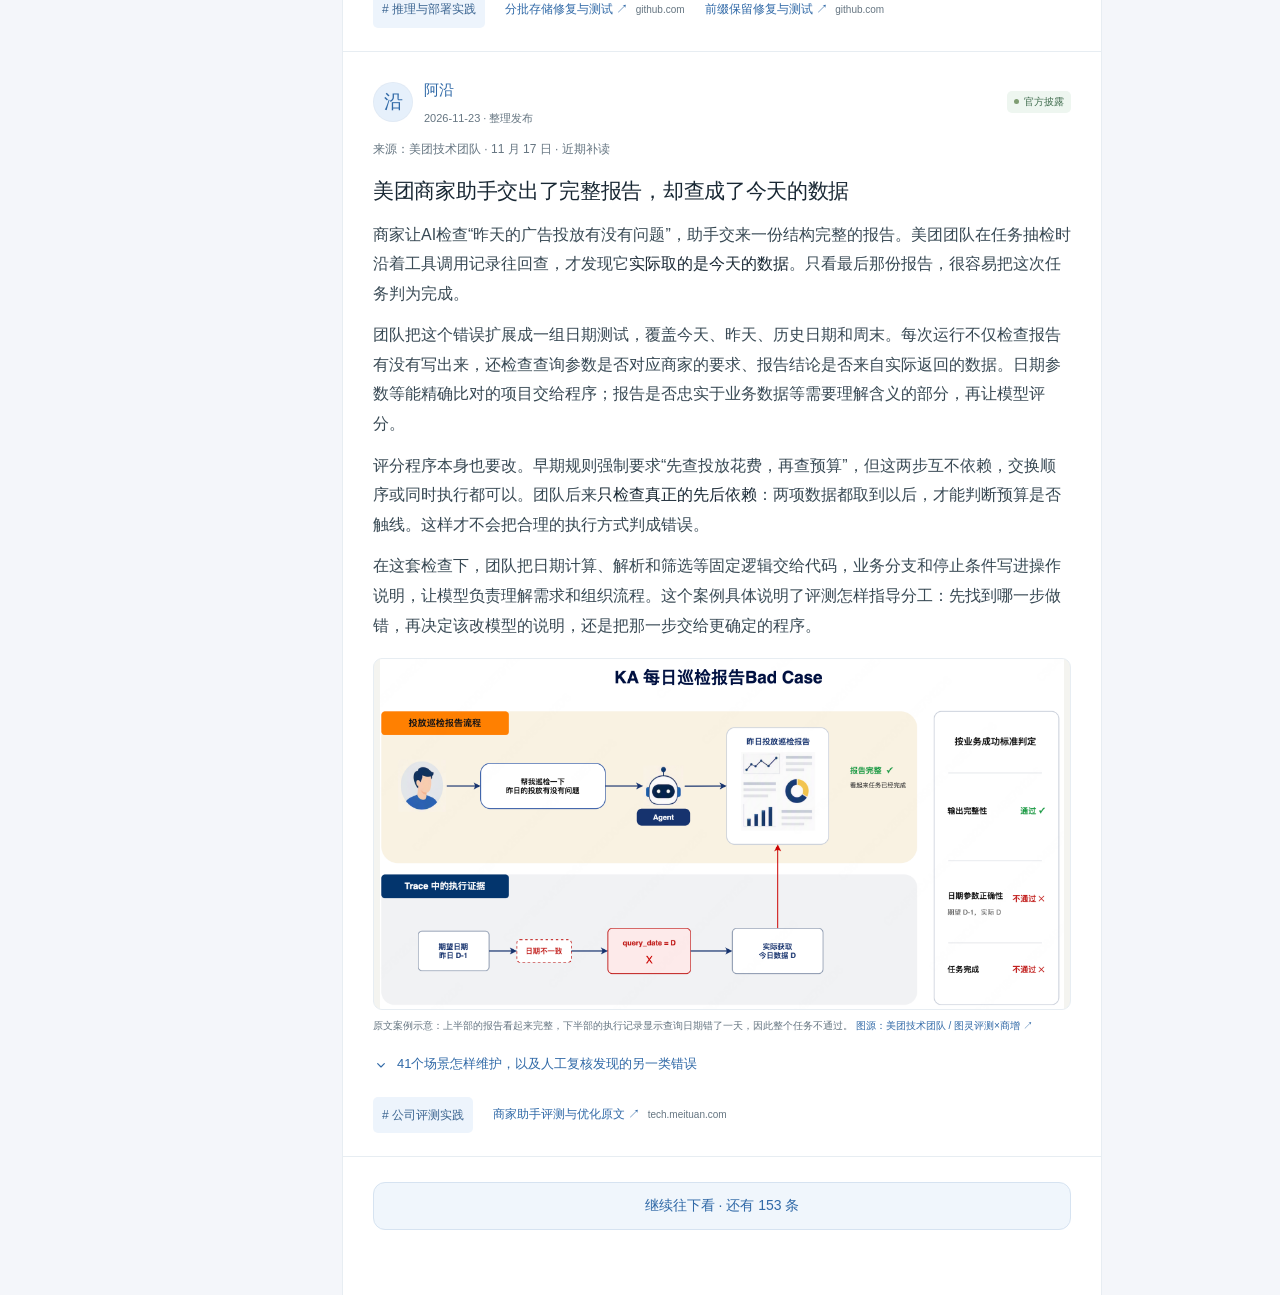
<file: preview.html>
<!doctype html>
<html lang="zh-CN" data-look="feed">
<head><meta charset="UTF-8"><meta name="viewport" content="width=device-width, initial-scale=1, viewport-fit=cover"><meta name="referrer" content="no-referrer"><meta name="theme-color" content="#f7f7f4"><meta name="description" content="沿线观察：每天精选 AI 业界消息、一线经验与研究案例。"><title>沿线观察 · 外观预览</title><link rel="apple-touch-icon" sizes="180x180" href="apple-touch-icon.png?v=e73b665a9439"><link rel="icon" type="image/png" sizes="32x32" href="icon-32.png?v=0f2f3b974591"><link rel="manifest" href="manifest.webmanifest?v=56cb228016cc"><link rel="icon" href="icon.svg?v=f95b73e609ee" type="image/svg+xml"><meta name="apple-mobile-web-app-title" content="沿线观察"><meta name="apple-mobile-web-app-capable" content="yes"><link rel="stylesheet" href="style.css?v=f20c3ac33877"><link rel="stylesheet" href="preview.css?v=91b78d78af37"></head>
<body>
<section class="preview-bar" aria-label="外观比较">
      <div class="preview-top"><strong>外观预览 <span>同一内容 · 三种读法</span></strong><a href="./">返回现用版 ↗</a></div>
      <nav class="preview-choices" aria-label="选择外观">
        <button data-look-choice="feed" aria-pressed="true"><span>A</span> 轻量信息流</button>
        <button data-look-choice="paper" aria-pressed="false"><span>B</span> 纸感阅读</button>
        <button data-look-choice="night" aria-pressed="false"><span>C</span> 深色卡片</button>
      </nav>
    </section>
<div class="layout">
 <aside class="rail">
  <a class="brand" href="./" aria-label="沿线观察首页"><span class="brand-icon"><img src="icon.svg?v=f95b73e609ee" width="44" height="44" alt=""></span><span>沿线观察<small>AI FIELDNOTES</small></span></a>
  <div class="rail-caption">你的行业观察站</div>
  <nav class="main-nav" aria-label="主导航">
   <button class="nav-item active" data-home aria-current="page"><span data-icon="home"></span>信息流<span class="count">6</span></button>
  </nav>
  <div class="rail-divider"></div><div class="rail-label">两个账号</div><a class="rail-account" href="#/account/news" data-account="news"><span class="account-mini news">沿</span>阿沿</a><a class="rail-account" href="#/account/learning" data-account="learning"><span class="account-mini learning">知</span>小知</a><div class="rail-label">按话题看看</div>
  <button class="rail-topic" data-topic="训练与推理"><span class="topic-dot orange"></span>训练与推理</button>
  <button class="rail-topic" data-topic="产品与模型"><span class="topic-dot blue"></span>产品与模型</button>
  <button class="rail-topic" data-topic="团队与招聘"><span class="topic-dot green"></span>团队与招聘</button>
  <div class="rail-bottom"><span class="status-dot"></span>每日更新<small>把注意力留给值得知道的事。</small></div>
 </aside>
 <main>
  <header class="feed-header"><div><span class="eyebrow">DAILY FIELDNOTES</span><h1 id="view-title">沿线观察</h1></div><button class="icon-button mobile-info" id="about-mobile" aria-label="本期说明"><span data-icon="info"></span></button><span class="edition">VOL. 001</span></header>
  <section id="account-profile" class="account-profile" hidden aria-label="账号主页"></section>
  <section class="editor-note" aria-label="本期导读"><div class="note-label"><span class="sun">✳</span> 本期观察 <span class="note-line"></span><span>先刷一会，按需深读</span></div><h2>从“模型更强”到“真的能用”。</h2><p>多位老师怎样教会一个小模型？上线后，怎样测、怎样从失败中恢复？今天沿着这两条线，看看产品背后的工作。</p><div class="note-meta"><span>10.27 — 10.29</span><span>6 条精选 · 每天更新</span></div></section>
  <div class="controls"><div class="stream-tabs" aria-label="信息流导航"><a href="#/" data-account="all" class="home-link">← 首页</a><span id="stream-label">最新动态</span></div><div class="learning-filters" role="group" aria-label="研究案例分类" hidden><button class="chip active" data-learning-cat="all">全部案例</button><button class="chip" data-learning-cat="ai">AI 拓展</button><button class="chip" data-learning-cat="merge">模型合并</button></div><div class="issue-picker"><label for="issue-select">阅读日期</label><select id="issue-select" aria-label="选择简报日期"></select><span id="updated-label"></span></div><div class="feed-tabs" role="group" aria-label="排序"><button class="tab active" data-sort="curated">发布顺序</button><button class="tab" data-sort="latest">原文日期</button><span class="result-count" aria-live="polite"></span><button class="icon-button search-toggle" aria-label="搜索内容" aria-expanded="false"><span data-icon="search"></span></button></div><div class="search-box" hidden><span data-icon="search"></span><input id="search" type="search" placeholder="搜消息、方法或关键词…" aria-label="搜索信息流"><kbd>ESC</kbd></div><div class="filter-row" role="group" aria-label="来源筛选"><button class="chip active" data-filter="all">全部来源</button><button class="chip" data-filter="official">官方发布</button><button class="chip" data-filter="interview">一线访谈</button><button class="chip" data-filter="xiaohongshu">小红书</button><button class="chip" data-filter="maimai">脉脉</button><button class="chip" data-filter="reddit">Reddit</button></div><div id="topic-filter" hidden></div></div>
  <div id="account-directory" class="account-directory" aria-label="账号入口"><a href="#/account/news" data-account="news"><span class="account-mini news">沿</span><span><b>阿沿</b><small>公司实践与一线见闻</small></span><span>↗</span></a><a href="#/account/learning" data-account="learning"><span class="account-mini learning">知</span><span><b>小知</b><small>新方法与具体实验</small></span><span>↗</span></a></div><div id="feed" aria-live="polite"></div><button id="load-more" class="load-more" hidden>继续往下看 ↓</button>
  <footer class="feed-footer"><span class="end-mark">✳</span><p id="end-copy">今天，就看到这里。</p><button data-stream="learning" id="browse-cases">再逛逛研究案例 →</button><small>信息不必很多，值得知道就好。</small><button id="back-top">回到顶部 ↑</button></footer>
 </main>
 <aside class="right-rail">
  <div class="right-heading"><span class="status-dot"></span>你的每日观察</div>
  <section class="issue-panel"><div class="issue-date"><strong>29</strong><div>2026 年 10 月<small>星期四 · 第 1 期</small></div></div><div class="issue-stats"><div><b>6</b><span>业界消息</span></div><div><b id="learning-count">0</b><span>研究案例</span></div></div></section>
  <section class="aside-section"><h3>这期值得留意 <span>↗</span></h3><div id="trends"></div></section>
  <section class="legend-panel"><h3>消息有出处，判断有边界。</h3><p><i class="dot official"></i><b>官方披露</b>来自公司发布或模型卡</p><p><i class="dot interview"></i><b>具名访谈</b>来自受访者的一线经验</p><p><i class="dot opinion"></i><b>社区观点</b>个人分析，不等于行业共识</p><p><i class="dot lead"></i><b>待核实线索</b>保留价值，也注明缺少的证据</p><button id="coverage">查看本期采集范围 <span>↗</span></button></section>
  <div class="next-issue"><span data-icon="calendar"></span><div>下一次见面<small>每天 · 北京时间 07:00 开始整理</small></div></div><p class="local-note">消息按日归档，研究案例随时回看。</p>
 </aside>
</div>
<dialog id="coverage-dialog"><button class="dialog-close icon-button" aria-label="关闭说明"><span data-icon="close"></span></button><span class="eyebrow">ABOUT THIS ISSUE</span><h2>每条消息，都有来处。</h2><div id="coverage-copy"></div><h3>图与评论，怎样选？</h3><p>配图来自对应原文并注明出处，点击可看大图。评论只选有细节、补充或反例的部分；“摘编”是整理后的文字，不冒充原话。个人经验不代表行业共识。</p><h3>每天怎么更新？</h3><p>每天北京时间 07:00 开始整理，完成核实后更新网页。页面会显示最近实际更新时间；没有新内容时不会凑数。</p></dialog>

<dialog id="image-dialog" aria-label="查看原文配图"><button class="image-close icon-button" aria-label="关闭大图">×</button><img id="large-image" alt=""><p id="large-caption"></p><a id="large-source" target="_blank" rel="noopener noreferrer">查看图片出处 ↗</a></dialog>
<script src="data.js?v=6318112dbc49"></script><script src="app.js?v=87dfa627c2f2"></script>
<script src="feed-controls.js?v=4d429f24aedc"></script><script src="preview.js?v=ce62ada61a3f"></script></body></html>
</file>
<file: style.css>
:root{--paper:#fff;--bg:#f7f7f4;--ink:#242824;--muted:#83877f;--line:#e8e9e3;--accent:#da5932;--soft:#faf0e8;--green:#54816a;font-family:-apple-system,BlinkMacSystemFont,"PingFang SC","Microsoft YaHei",sans-serif;color:var(--ink);background:var(--bg);font-synthesis:none}*{box-sizing:border-box}body{margin:0}button,input,a{-webkit-tap-highlight-color:transparent}button,input{font:inherit}button{cursor:pointer}button,a{touch-action:manipulation}button{background:none;border:0;color:inherit}a{color:inherit;text-decoration:none}button:focus-visible,a:focus-visible,input:focus-visible{outline:2px solid var(--accent);outline-offset:4px}svg{width:20px;height:20px;fill:none;stroke:currentColor;stroke-width:1.7;stroke-linecap:round;stroke-linejoin:round;vertical-align:middle}[hidden]{display:none!important}.layout{max-width:1320px;margin:auto;display:grid;grid-template-columns:220px minmax(0,680px) 300px;gap:32px;padding:0 28px}.rail{position:sticky;top:0;height:100dvh;padding:39px 8px 28px 0;display:flex;flex-direction:column}.brand{display:flex;align-items:center;gap:12px;font-size:27px;font-weight:800;letter-spacing:1px;width:fit-content}.brand-icon{display:grid;place-items:center;background:var(--accent);border-radius:12px;color:white;width:44px;height:46px;font-size:25px;transform:rotate(-4deg)}.brand small{display:block;font-size:9px;letter-spacing:2px;font-weight:500;margin-top:3px}.rail-caption{margin:24px 0 28px;font-size:12px;color:var(--muted);letter-spacing:1px}.main-nav{display:grid;gap:9px}.nav-item{display:flex;align-items:center;gap:14px;padding:14px 16px;text-align:left;border-radius:9px;color:#73776f;font-size:15px}.nav-item.active{background:#efeee7;font-weight:600;color:var(--ink)}.nav-item.active>span:first-child{color:var(--accent)}.nav-item:hover,.rail-topic:hover{background:#eeeee8}.count{background:white;padding:2px 4px;border-radius:4px}.rail-divider{height:1px;background:var(--line);margin:28px 14px 24px}.rail-label{font-size:11px;color:#999d95;letter-spacing:1px;padding-left:16px;margin-bottom:15px}.rail-topic{display:flex;align-items:center;gap:13px;font-size:13px;color:#666d62;padding:12px 16px;text-align:left;border-radius:8px}.topic-dot{width:6px;height:6px;border-radius:50%;background:#d89362}.blue{background:#7992ad}.green{background:#83a58c}.rail-bottom{margin-top:auto;font-size:11px;color:#93978e;padding-left:16px}.rail-bottom small{display:block;font-size:10px;margin-top:12px}.status-dot{display:inline-block;width:6px;height:6px;background:#82a18c;border-radius:50%;margin-right:7px}main{min-width:0;padding-bottom:30px;border-left:1px solid var(--line);border-right:1px solid var(--line);background:white}.feed-header{padding:35px 29px 25px;display:flex;align-items:center;justify-content:space-between}.eyebrow{font-size:9px;letter-spacing:1.6px;color:#8f938a;font-weight:600}h1{font-size:22px;letter-spacing:-.7px;line-height:1.5;margin:10px 0 0;font-weight:650}h1 span{color:var(--accent)}.edition{font-size:9px;letter-spacing:1px;color:#91958c;border:1px solid var(--line);padding:7px;border-radius:4px;margin-top:17px;white-space:nowrap}.editor-note{margin:0 24px 24px;background:#f7f4ed;padding:21px 24px 17px;border:1px solid #eee9df;border-radius:9px;position:relative}.note-label{display:flex;align-items:center;gap:7px;color:#8b765f;font-size:11px}.sun{font-size:21px;color:#bc7045;line-height:1}.note-line{height:1px;background:#e3dac9;flex:1;margin:0 7px}.note-label>span:last-child{font-size:10px;color:#9b9283}.editor-note h2{font-size:20px;letter-spacing:.1px;margin:17px 0 11px;font-family:Georgia,"Songti SC",serif;font-weight:600}.editor-note p{font-size:13px;line-height:1.9;color:#797369;margin:0}.note-meta{display:flex;justify-content:space-between;margin-top:20px;font-size:10px;color:#9c9384}.controls{background:rgba(255,255,255,.97);position:sticky;top:0;z-index:3;border-bottom:1px solid var(--line);padding:0 26px}.feed-tabs{display:flex;align-items:center;gap:25px;height:49px;border-bottom:1px solid #f0f0ec}.tab{height:100%;padding:0 2px;color:#93968e;font-size:14px;position:relative}.tab.active{color:var(--ink);font-weight:650}.tab.active:after{position:absolute;content:"";height:3px;bottom:-1px;left:0;right:0;background:var(--accent);border-radius:3px}.result-count{font-size:10px;color:#9b9e97;margin-left:auto}.icon-button{padding:9px;display:flex;justify-content:center;align-items:center;color:#8e9488;border-radius:50%}.icon-button:hover{background:#f2f2ed;color:var(--accent)}.search-toggle{margin-left:-15px}.filter-row{display:flex;gap:7px;overflow-x:auto;padding:15px 0;scrollbar-width:none}.chip{padding:6px 11px;white-space:nowrap;border:1px solid #ededE8;border-radius:6px;font-size:11px;color:#8a8e84}.chip.active{background:#f2f3ee;border-color:#e4e6dc;color:#555e4d}.chip:hover{border-color:#bbc1b4}.search-box{display:flex;align-items:center;background:#f6f6f2;border:1px solid var(--line);border-radius:6px;padding:9px 10px;gap:9px;margin-top:14px;color:#8e9488}.search-box input{min-width:0;width:100%;background:transparent;border:0;outline:none;font-size:13px}.search-box kbd{font-size:9px;color:#a6aaa1}#topic-filter{font-size:11px;color:var(--accent);padding-bottom:12px}#topic-filter button{padding-left:10px}.post{padding:26px 28px 18px;border-bottom:1px solid var(--line);scroll-margin-top:140px;animation:appear .25s ease-out}.post-head{display:flex;gap:11px;align-items:center}.avatar{width:36px;height:36px;border-radius:10px;display:grid;place-items:center;font-weight:650;font-size:14px;flex-shrink:0;border:1px solid #00000006}.avatar.liquid{background:#eaf1f8;color:#4c77a0;font-size:20px}.avatar.anthropic{background:#f3e9df;color:#a56c46;font-family:Georgia,serif;font-size:20px}.avatar.google{background:#f0f3fb;color:#5784c7;font-family:Arial,sans-serif;font-size:22px}.avatar.deepmind{background:#eeeafa;color:#7d6ab2;font-size:19px}.avatar.xhs{background:#feefec;color:#d76059;font-size:10px}.avatar.maimai{background:#e6f3f7;color:#4b97a8;font-size:18px}.source-name{font-size:12px;font-weight:650}.source-meta{font-size:10px;color:#989d93;margin-top:5px}.evidence{margin-left:auto;white-space:nowrap;font-size:10px;display:flex;align-items:center;gap:5px;color:#87977d}.dot{display:inline-block;width:5px;height:5px;border-radius:50%;background:#7f9d73;flex-shrink:0}.dot.interview{background:#8a97ae}.dot.opinion{background:#b69a73}.dot.lead{background:#d18b59}.post h2{font-size:19px;line-height:1.6;font-weight:650;letter-spacing:-.3px;margin:17px 0 10px}.post-summary{font-size:13px;color:#777d72;line-height:1.95;margin:0}.post-tags{margin-top:13px;display:flex;gap:10px;font-size:10px;color:#979e8d}.post-tags button{padding:2px 0}.post-tags button:hover{color:var(--accent)}.detail{padding-top:18px}.detail p{font-size:13px;line-height:2;color:#555f50;margin:0 0 15px}.takeaway{background:#f6f7f2;padding:16px 18px;border-radius:6px;border-left:2px solid #a4b198;margin:12px 0 16px}.takeaway strong{font-size:11px;letter-spacing:.5px;color:#657555;display:block;margin-bottom:7px}.takeaway p{margin:0;font-size:12px;color:#74806b}.source-links{display:grid;gap:7px}.source-link{border:1px solid var(--line);border-radius:6px;padding:11px 12px;display:flex;gap:10px;align-items:center;font-size:11px;background:white}.source-link>span:nth-child(2){flex:1;min-width:0;overflow:hidden;text-overflow:ellipsis;white-space:nowrap}.source-link small{display:block;font-size:9px;color:#9da396;margin-top:4px}.source-link:hover{border-color:#bec8b3;background:#fafbf8}.empty{padding:75px 30px;text-align:center;color:#7e8675}.empty svg{width:32px;height:32px;color:#b7c0af}.empty h2{font-size:17px;color:#626b5b;margin:20px 0 10px}.empty p{font-size:12px;line-height:1.8}.empty button{margin-top:14px;color:var(--accent);font-size:12px}.feed-footer{text-align:center;padding:42px 20px 22px;color:#a0a598}.end-mark{font-size:24px;color:#aeb5a3}.feed-footer p{font-size:12px;margin:13px 0 8px}.feed-footer small{font-size:10px;color:#b3b8ac}.feed-footer button{display:block;font-size:10px;margin:20px auto 0;color:#9aa28e}.right-rail{padding-top:43px}.right-heading{font-size:11px;color:#8f9686;letter-spacing:1px;margin-bottom:23px}.issue-panel{background:white;border:1px solid var(--line);padding:22px;border-radius:9px}.issue-date{display:flex;align-items:center;gap:14px}.issue-date strong{font-family:Georgia,serif;font-size:46px;line-height:1;font-weight:400;letter-spacing:-3px}.issue-date>div{font-size:11px;color:#6f7865}.issue-date small{display:block;font-size:10px;color:#9da594;margin-top:7px}.issue-stats{display:flex;justify-content:space-between;border-top:1px solid var(--line);padding-top:20px;margin-top:20px}.issue-stats b{font-family:Georgia,serif;font-size:20px;font-weight:400;display:block}.issue-stats span{display:block;font-size:9px;color:#9ca490;margin-top:6px}.issue-panel p{font-size:10px;color:#a2aa96;margin:10px 0 0}.aside-section{margin-top:32px}h3{font-size:12px;font-weight:600;margin:0 0 17px}.aside-section h3{display:flex;justify-content:space-between}.aside-section h3>span{color:#9da591}.trend{display:flex;gap:13px;text-align:left;width:100%;padding:13px 0}.trend em{font-size:11px;font-style:normal;color:#a9b09d;padding-top:2px;font-family:Georgia,serif}.trend>div{font-size:11px;line-height:1.5;color:#646f58}.trend small{display:block;font-size:9px;color:#a6ad9c;margin-top:6px}.trend:hover>div{color:var(--accent)}.legend-panel{border-top:1px solid var(--line);padding-top:25px;margin-top:24px}.legend-panel h3{font-size:12px}.legend-panel p{font-size:9px;display:flex;align-items:center;gap:7px;color:#9aa48d;margin:13px 0}.legend-panel b{font-size:10px;color:#737f64;font-weight:500}.legend-panel button{font-size:10px;color:#859478;padding:10px 0}.legend-panel button span{margin-left:12px}.next-issue{display:flex;gap:11px;border-top:1px solid var(--line);margin-top:24px;padding-top:24px;color:#909c82;font-size:11px}.next-issue small{display:block;font-size:9px;margin-top:8px;color:#a5ae9b}.local-note{font-size:9px;line-height:1.9;color:#adb6a2;margin:24px 0}dialog{border:1px solid var(--line);border-radius:14px;padding:35px;max-width:480px;width:calc(100% - 32px);color:var(--ink);box-shadow:0 20px 80px #25301c20}dialog::backdrop{background:#222a1c55;backdrop-filter:blur(3px)}dialog h2{font-size:22px;margin:14px 0 22px}dialog h3{margin-top:24px}dialog p{font-size:13px;line-height:1.9;color:#78816e}.dialog-close{position:absolute;right:12px;top:12px}@keyframes appear{from{opacity:.6;transform:translateY(4px)}to{opacity:1;transform:none}}@media(min-width:1500px){.layout{max-width:1400px;grid-template-columns:240px minmax(0,700px) 300px;gap:40px}}@media(max-width:1180px){.layout{grid-template-columns:180px minmax(0,660px);max-width:960px;gap:28px}.right-rail{display:none}.mobile-info{display:flex}.edition{display:none}.feed-header{gap:10px}}@media(max-width:740px){.layout{display:block;padding:0;max-width:620px}.rail{display:none}main{border:0;padding-bottom:env(safe-area-inset-bottom)}.feed-header{padding:27px 22px 22px}.eyebrow{font-size:9px}h1{font-size:22px}.editor-note{margin:0 16px 16px;padding:19px}.editor-note h2{font-size:20px}.editor-note p{font-size:12px}.controls{padding:0 21px}.filter-row{gap:6px}.chip{font-size:10px;padding:7px 10px}.post{padding:24px 22px 17px}.post h2{font-size:19px}.post-summary{font-size:13px}.evidence{font-size:9px}.feed-footer{padding-top:35px}.source-meta{font-size:9px}}@media(prefers-reduced-motion:reduce){*,*:before,*:after{animation:none!important;transition:none!important;scroll-behavior:auto!important}}
/* Keep the quiet editorial layout readable on laptop and phone screens. */
.post-summary{font-size:14px;color:#687060}.source-name{font-size:13px}.source-meta{font-size:11px;color:#828b79}.evidence{color:#728367}.chip{font-size:12px;color:#727c65}.post-tags{font-size:11px;color:#7e8b71}.detail p{font-size:14px}.takeaway p{font-size:13px}.source-link{font-size:12px}.source-link small{font-size:10px}.legend-panel p{font-size:10px;color:#7d8b6c}.legend-panel b{font-size:11px}.trend>div{font-size:12px}.trend small{font-size:10px;color:#88967b}.issue-stats span,.issue-panel p,.next-issue small,.local-note{font-size:10px;color:#879677}
@media(max-width:740px){.post-summary{font-size:14px}.source-meta{font-size:10px}.source-name{font-size:12px}.evidence{font-size:9px}.chip{font-size:11px;padding:9px 11px}.editor-note p{font-size:13px}}

/* Daily archive, original media and editorial comment excerpts. */
.issue-picker{display:flex;align-items:center;gap:9px;padding:12px 0 4px;font-size:11px;color:#7b8570;flex-wrap:wrap}.issue-picker select{font:inherit;border:1px solid var(--line);background:#fafbf8;border-radius:6px;padding:6px;color:#596751;max-width:180px}#updated-label{margin-left:auto;font-size:10px;color:#858d7c}.date-divider{display:flex;align-items:center;gap:12px;padding:18px 28px 6px;font-size:11px;letter-spacing:1px;color:#8a917e;background:#fafbf7}.date-divider:after{content:"";height:1px;background:var(--line);flex:1}.avatar.mistral{background:#fff0d1;color:#e26b27}.avatar.reddit{background:#fff0e8;color:#d75b2d}.post-media{margin-top:18px}.post-media figure{margin:0}.image-button{display:block;position:relative;width:100%;padding:0;overflow:hidden;border-radius:9px;background:#f4f4f0;border:1px solid var(--line)}.post-media img{display:block;width:100%;height:auto;max-height:350px;object-fit:contain}.zoom-hint{position:absolute;right:10px;bottom:10px;background:#20291dcc;color:white;border-radius:5px;font-size:10px;padding:5px 8px;opacity:0;transition:opacity .2s}.image-button:hover .zoom-hint,.image-button:focus-visible .zoom-hint{opacity:1}.post-media figcaption{color:#8a907f;font-size:10px;line-height:1.8;padding-top:7px}.post-media figcaption a{color:#64785c}.image-failed{padding:30px 12px;font-size:12px;color:#7f8774}.comments-section{margin-top:17px;padding:0 15px;background:#f6f7f3;border:1px solid #e9ede3;border-radius:8px}.comments-toggle{display:flex;justify-content:space-between;align-items:center;width:100%;padding:13px 0;font-size:12px;color:#657454;text-align:left}.comments-toggle b{font-size:10px;background:#e6ebdf;padding:2px 5px;margin-left:5px;border-radius:3px}.comments-toggle>span:last-child{font-size:10px;color:#929b85}.comment-teaser{font-size:12px;color:#818b76;line-height:1.8;padding:0 0 13px}.comment{padding:12px 0;border-top:1px solid #e3e9da}.comment-author{font-size:12px;font-weight:600;overflow-wrap:anywhere}.comment-author span{font-weight:400;font-size:10px;margin-left:5px;color:#87947a}.comment small{font-size:10px;color:#939c89;line-height:1.7;display:block;margin-top:7px}.comment p{font-size:13px;line-height:1.95;color:#5f6d54;margin:9px 0}.comment p.comment-value{font-size:12px;color:#7e8973}.comment-value b{font-size:10px;font-weight:500;margin-right:5px;background:white;padding:2px 4px}.comment-foot{font-size:10px;color:#929e85;display:flex;justify-content:space-between;gap:9px;flex-wrap:wrap}.comment-foot a{color:#63834e}.comment-scope{font-size:10px;color:#98a08d;line-height:1.8;padding-bottom:8px}#image-dialog{max-width:1100px;padding:45px 20px 20px;width:calc(100% - 30px)}#large-image{display:block;width:100%;max-height:75vh;object-fit:contain}#large-caption{margin:10px 0 5px;font-size:12px}#large-source{font-size:12px;color:var(--green)}.image-close{position:absolute;right:10px;top:6px;font-size:24px}.post-tags{flex-wrap:wrap}.source-name{overflow-wrap:anywhere}.source-link{overflow-wrap:anywhere}@media(max-width:740px){.issue-picker{gap:7px;font-size:10px}#updated-label{font-size:9px}.issue-picker select{max-width:145px}.post-media{margin-top:15px}.post-media img{max-height:300px}.comments-section{padding:0 12px}.comment-author span{display:block;margin:5px 0 0}.date-divider{padding:15px 22px 5px}.post{scroll-margin-top:190px}.zoom-hint{opacity:1;font-size:9px}.evidence{max-width:86px;white-space:normal;text-align:right}.post-head>div:nth-child(2){min-width:0;flex:1}}

/* Phone-first reading: larger text and touch targets, compact controls. */
@media(max-width:740px){
 body{-webkit-text-size-adjust:100%}
 .feed-header{padding:20px 18px 16px;align-items:flex-start}
 h1{font-size:21px;letter-spacing:-.7px}.mobile-info{flex-shrink:0;margin-top:14px}
 .editor-note{margin:0 12px 16px;padding:17px 18px}.editor-note h2{font-size:21px;margin:13px 0 9px}.editor-note p{font-size:14px;line-height:1.8}
 .note-meta{font-size:11px;gap:10px;flex-wrap:wrap;margin-top:15px}
 .controls{padding:0 16px;background:#fffffff5}.issue-picker{padding-top:7px;gap:6px}.issue-picker label{font-size:11px}.issue-picker select{font-size:12px;min-height:36px;max-width:160px}#updated-label{font-size:10px}
 .feed-tabs{height:44px}.tab{font-size:15px;min-width:44px}.filter-row{padding:9px 0}.chip{min-height:36px;font-size:12px;padding:7px 11px}
 .post{padding:22px 18px 15px;scroll-margin-top:180px}.post h2{font-size:20px;line-height:1.55}.post-summary,.detail p{font-size:16px;line-height:1.85;color:#545f4d}.source-name{font-size:13px}.source-meta{font-size:11px;line-height:1.5}.post-tags{font-size:12px;gap:9px}
 .post-media img{max-height:none}.post-media figcaption{font-size:11px}
 .comments-toggle{min-height:46px;font-size:13px}.comment-teaser{font-size:14px}.comment p{font-size:15px}.comment p.comment-value{font-size:13px}.comment-author{font-size:13px}.comment-foot,.comment-scope{font-size:11px}
 .takeaway p{font-size:15px}.takeaway strong{font-size:12px}.source-link{min-height:48px;font-size:13px}.source-link small{font-size:11px}
 .search-box input{font-size:16px}.search-box{min-height:44px}main{padding-bottom:env(safe-area-inset-bottom)}
 dialog{padding:26px 22px;max-height:85dvh;overflow:auto}dialog p{font-size:15px}.image-close{min-width:44px;min-height:44px}#image-dialog{padding-top:50px}
}
@media(max-width:360px){#updated-label{flex-basis:100%;text-align:right}.feed-header h1{font-size:20px}}

/* Complete stories, optional detail, and lightweight provenance. */
.post-story p{font-size:15px;line-height:1.9;color:#545f4d;margin:12px 0}.post-story p:last-child{margin-bottom:0}
.story-more{display:flex;gap:8px;align-items:center;text-align:left;color:#667b59;font-size:13px;line-height:1.6;padding:12px 0;min-height:44px;margin-top:7px}.story-more svg{flex-shrink:0;width:16px;height:16px}.story-more:hover{color:var(--accent)}
.detail{margin-top:0;padding-top:0}.detail>p{margin:12px 0;line-height:1.9;color:#545f4d}
.story-sources{display:flex;gap:8px 20px;flex-wrap:wrap;margin-top:16px;font-size:12px;color:#6f7b63}.story-sources a{padding:7px 0;overflow-wrap:anywhere;line-height:1.7}.story-sources a:hover{color:var(--accent)}.story-sources small{font-size:10px;color:#919a88;margin-left:4px}
@media(max-width:740px){.post-story p{font-size:16px;line-height:1.85;margin:13px 0}.story-more{font-size:14px}.story-sources{font-size:12px;gap:4px 16px}.story-sources a{min-height:36px;display:flex;align-items:center;gap:5px;flex-wrap:wrap}.story-sources small{font-size:11px;margin-left:0}.detail>p{font-size:16px}.comment-teaser{color:#606e54}}

.story-topic{font:inherit;color:#849078;padding:7px 0;min-height:36px;text-align:left}.story-topic:hover{color:var(--accent)}

/* Editorial emphasis: short, selected phrases retain the normal text size. */
.key-point{font-weight:700;color:#34402e}

/* One daily stream: industry news and research cases. */
[hidden]{display:none!important}
.stream-tabs{display:flex;gap:24px;padding:14px 0 3px;border-bottom:1px solid var(--line)}.stream-tabs button{padding:10px 0;font-size:15px;color:#8a9481;border-bottom:2px solid transparent}.stream-tabs button.active{font-weight:700;color:#34402e;border-bottom-color:#64785c}.learning-filters{display:flex;gap:8px;padding-top:13px}
.learning-avatar{background:#eef0fa;color:#626c91}.learning-post .evidence{color:#727c99}.case-detail{color:#545f4d;font-size:15px;line-height:1.9}.case-detail h3{font-size:16px;color:#34402e;margin:22px 0 9px}.case-detail h4{font-size:15px;margin:14px 0 5px;color:#44563a}.case-detail ol{padding-left:23px}.case-detail p{margin:8px 0 14px}.case-label{font-size:11px;color:#7e886e}.case-example{padding:15px;background:#f5f7f1;border-radius:8px;margin:18px 0}.case-example h3{margin-top:5px}.case-evidence{border-top:1px solid var(--line);padding:13px 0}.case-evidence summary{cursor:pointer;color:#64785c;min-height:30px}.story-sources>span{align-self:center;color:#849078}
.method-lab{margin-top:18px}.lab-intro{display:flex;flex-direction:column;gap:5px}.lab-intro span,.lab-note{font-size:12px;color:#7e886e}.lab-question{margin-top:16px}.lab-presets{display:flex;flex-wrap:wrap;gap:7px}.lab-presets button,.lab-modes button{border:1px solid #dce2d4;border-radius:6px;padding:10px;font-size:12px;text-align:left}.lab-modes{display:grid;gap:7px}.lab-modes b{margin-right:8px}.method-lab button.selected{background:#e8edde;border-color:#82966d;color:#34402e}.probability-result{padding:16px 0;display:flex;flex-direction:column;gap:5px}.probability-result strong{font-size:22px}.probability-result span{font-size:12px}.table-scroll{overflow-x:auto}table{width:100%;border-collapse:collapse;font-size:12px}th,td{padding:8px 5px;border-bottom:1px solid #dfe4d8;text-align:left}caption{text-align:left;font-size:12px}.lab-note{display:block;margin-top:12px}.lab-explanation{font-size:14px}
@media(max-width:740px){.stream-tabs{gap:25px;padding-top:5px}.stream-tabs button{font-size:14px;min-height:44px}.case-detail{font-size:16px}.case-detail h4,.case-detail h3{font-size:16px}.post{scroll-margin-top:230px}.case-example{padding:13px}.lab-presets button,.lab-modes button{min-height:44px}}
</file>
<file: preview.css>
/* Shared comparison shell. Production index.html never loads these styles. */
:root{--preview-height:100px;--body-copy:#354353;--secondary:#677382;--panel:#fff;--tint:#f0f5fa}
.preview-bar{position:sticky;top:0;z-index:20;background:#f9fafb;color:#253141;border-bottom:1px solid #dce1e7;padding:12px max(20px,calc((100vw - 1100px)/2));font-family:-apple-system,BlinkMacSystemFont,"PingFang SC",sans-serif}
.preview-top{display:flex;align-items:center;justify-content:space-between;gap:14px;font-size:13px;margin-bottom:9px}.preview-top strong{font-weight:650}.preview-top strong span{font-size:11px;font-weight:400;color:#6b7785;margin-left:12px}.preview-top a{font-size:12px;color:#556273;white-space:nowrap;min-height:24px;display:flex;align-items:center}
.preview-choices{display:flex;gap:8px}.preview-choices button{min-height:40px;padding:8px 18px;background:#fff;border:1px solid #dce1e7;border-radius:7px;font-size:13px;white-space:nowrap}.preview-choices button span{font-size:11px;font-weight:750;margin-right:5px;color:#788594}.preview-choices button[aria-pressed=true]{background:#253141;border-color:#253141;color:white}.preview-choices button[aria-pressed=true] span{color:#ccd6e1}
.right-rail{display:none}.layout{max-width:1080px;grid-template-columns:180px minmax(0,760px);gap:38px;padding:0 24px}.rail{top:var(--preview-height);height:calc(100dvh - var(--preview-height));padding-top:36px}.mobile-info{display:flex}.edition{display:none}
.controls{top:var(--preview-height);background:var(--panel);padding:0 30px}.controls:not(.filters-open) .issue-picker,.controls:not(.filters-open) .feed-tabs,.controls:not(.filters-open) .filter-row,.controls:not(.filters-open) .search-box{display:none!important}.controls .stream-tabs{align-items:center;gap:24px;border-bottom:0;padding:0;min-height:60px}.stream-tabs button{white-space:nowrap}.stream-tabs button.preview-filter{margin-left:auto;font-size:11px;border:1px solid var(--line);border-radius:20px;min-height:32px;padding:5px 11px;color:var(--secondary);font-weight:400}.controls .learning-filters{padding:0 0 12px}.controls.filters-open .stream-tabs{border-bottom:1px solid var(--line)}
.post{scroll-margin-top:calc(var(--preview-height) + 80px)}.post-story p,.detail>p,.case-detail,.comment p{color:var(--body-copy)}.source-meta,.evidence,.case-label,.post-media figcaption{color:var(--secondary)}.story-sources,.story-topic,.story-sources>span,.story-more,.comment-foot a,.post-media figcaption a{color:var(--accent)}.story-sources small,.comment small,.comment-author span,.comment-foot{color:var(--secondary)}.key-point{color:var(--ink);font-weight:700}.comments-section,.case-example{background:var(--tint);border-color:var(--line)}.comments-toggle,.comment-teaser,.case-evidence summary{color:var(--body-copy)}.comments-toggle>span:last-child{color:var(--secondary)}.comment{border-color:var(--line)}.comments-toggle b{background:var(--panel);color:var(--accent)}.case-detail h3,.case-detail h4{color:var(--ink)}.stream-tabs button.active{color:var(--ink);border-color:var(--accent)}.stream-tabs button{color:var(--secondary)}.chip{color:var(--secondary);border-color:var(--line)}.chip.active{background:var(--tint);color:var(--ink);border-color:var(--line)}.issue-picker select{background:var(--panel);color:var(--ink)}.search-box{background:var(--tint)}.search-box input{color:var(--ink)}.date-divider{background:var(--tint);color:var(--secondary)}.feed-footer p,.feed-footer small,.feed-footer button{color:var(--secondary)}.feed-footer button{min-height:40px}.case-example .lab-intro span,.case-example .lab-note{color:var(--secondary)}.method-lab button{border-color:var(--line)}.method-lab button.selected{background:var(--panel);border-color:var(--accent);color:var(--ink)}th,td{border-color:var(--line)}dialog{background:var(--panel)}dialog p{color:var(--body-copy)}

/* A: compact, continuous, familiar social reading rhythm. */
html[data-look=feed]{--bg:#f5f7fa;--paper:#fff;--ink:#182733;--line:#e7edf2;--accent:#2670a6;--body-copy:#384954;--secondary:#657581;--panel:#fff;--tint:#f3f7fa}
[data-look=feed] main{background:#fff;border-color:var(--line)}[data-look=feed] .feed-header{padding:30px 30px 16px}[data-look=feed] h1{font-size:27px;font-weight:750;letter-spacing:-1px}[data-look=feed] .editor-note{margin:0 30px 18px;padding:12px 0 14px;background:none;border:0;border-bottom:1px solid var(--line);border-radius:0}[data-look=feed] .note-label{color:var(--accent)}[data-look=feed] .note-label>span:last-child,[data-look=feed] .note-line,[data-look=feed] .sun{display:none}[data-look=feed] .editor-note h2{font-family:inherit;font-size:18px;line-height:1.6;margin:8px 0}[data-look=feed] .editor-note p{font-size:13px;color:var(--secondary);line-height:1.8}[data-look=feed] .note-meta{margin-top:10px;color:var(--secondary)}[data-look=feed] .post{padding:25px 30px 23px}[data-look=feed] .post h2{font-size:21px;margin:14px 0 9px}[data-look=feed] .post-story p{font-size:16px;line-height:1.85}[data-look=feed] .avatar{border-radius:50%}[data-look=feed] .brand-icon{background:#2670a6;border-radius:50%;transform:none}[data-look=feed] .nav-item.active{background:#e7eff7}[data-look=feed] .story-sources{margin-top:10px}[data-look=feed] .comments-section{border:0;border-left:3px solid #bbd4e6;border-radius:0}

/* B: a quiet journal, strong typographic hierarchy, generous spacing. */
html[data-look=paper]{--bg:#f7f2e8;--paper:#f7f2e8;--ink:#332c25;--line:#ded4c3;--accent:#a04c33;--body-copy:#52483d;--secondary:#807261;--panel:#f7f2e8;--tint:#efe8d9}
[data-look=paper] .layout{display:block;max-width:860px;padding:0 40px}[data-look=paper] .rail{display:none}[data-look=paper] main{background:none;border:0}[data-look=paper] .feed-header{padding:44px 0 25px;border-bottom:3px double #54483a;margin-bottom:26px}[data-look=paper] h1{font-family:"Songti SC","Noto Serif CJK SC",STSong,serif;font-size:40px;font-weight:700;letter-spacing:1px}[data-look=paper] .eyebrow{color:var(--secondary);letter-spacing:3px}[data-look=paper] .editor-note{margin:0 0 24px;background:none;border:0;border-radius:0;padding:0 0 22px;border-bottom:1px solid var(--line)}[data-look=paper] .note-label{color:var(--accent);letter-spacing:2px}[data-look=paper] .note-label>span:last-child{color:var(--secondary);letter-spacing:0}[data-look=paper] .note-line{background:var(--line)}[data-look=paper] .editor-note h2{font-family:"Songti SC",STSong,serif;font-size:27px;line-height:1.5;margin:17px 0 12px}[data-look=paper] .editor-note p{font-size:15px;line-height:1.9;color:var(--body-copy)}[data-look=paper] .note-meta{color:var(--secondary)}[data-look=paper] .controls{padding:0;border-bottom:1px solid #b9aa95}[data-look=paper] .post{padding:36px 0 32px;border-bottom:1px solid var(--line)}[data-look=paper] .avatar{display:none}[data-look=paper] .source-name{font-size:12px;color:var(--accent);font-weight:600;letter-spacing:.5px}[data-look=paper] .source-meta{font-size:11px}[data-look=paper] .post h2{font-family:"Songti SC","Noto Serif CJK SC",STSong,serif;font-size:29px;line-height:1.55;margin:20px 0 16px;letter-spacing:.3px}[data-look=paper] .post-story p{font-size:17px;line-height:2;margin:17px 0}[data-look=paper] .story-sources{border-top:1px dashed var(--line);padding-top:10px;margin-top:22px}[data-look=paper] .comments-section{border:0;border-left:2px solid #b78d67;border-radius:0;padding:0 18px}[data-look=paper] .image-button{border-radius:0}[data-look=paper] .feed-footer{padding:50px 0}

/* C: a comfortable dark desk with clearly separated story cards. */
html[data-look=night]{color-scheme:dark;--bg:#101820;--paper:#18232d;--ink:#ecf1f3;--line:#33414d;--accent:#85d6bd;--body-copy:#c6d0d7;--secondary:#95a9b7;--panel:#18232d;--tint:#202f3a}
[data-look=night] main{background:none;border:0}[data-look=night] .feed-header{padding:32px 4px 22px}[data-look=night] h1{font-size:31px;font-weight:750}[data-look=night] .eyebrow{color:var(--secondary)}[data-look=night] .editor-note{margin:0 0 22px;background:#1e3037;border:1px solid #38534f;border-radius:16px;padding:24px}[data-look=night] .editor-note h2{font-family:inherit;font-size:25px;line-height:1.5}[data-look=night] .editor-note p{color:#b6c8cc;font-size:14px}[data-look=night] .note-label,[data-look=night] .sun{color:var(--accent)}[data-look=night] .note-meta,[data-look=night] .note-label>span:last-child{color:#a4b9bb}[data-look=night] .note-line{background:#43615f}[data-look=night] .controls{padding:0 18px;background:#101820;border-bottom:0}[data-look=night] .stream-tabs{min-height:64px}[data-look=night] .post{background:var(--panel);margin:0 0 18px;padding:28px 30px;border:1px solid var(--line);border-radius:16px}[data-look=night] .post h2{font-size:23px;line-height:1.6;margin:18px 0 12px}[data-look=night] .post-story p{font-size:16px;line-height:1.95}[data-look=night] .learning-post{border-color:#637088}[data-look=night] .learning-post .evidence{color:#b3c8ef}[data-look=night] .avatar{background:#2d414c;color:#a6dfd5;border:0;border-radius:11px}[data-look=night] .learning-avatar{background:#35405a;color:#d0dcff}[data-look=night] .evidence{background:#22343b;padding:5px 8px;border-radius:5px;font-size:10px}[data-look=night] .brand-icon{background:var(--accent);color:#122c27;transform:none}[data-look=night] .nav-item.active{background:#20333b;color:var(--ink)}[data-look=night] .count{background:#304751}[data-look=night] .rail-topic,[data-look=night] .rail-caption,[data-look=night] .rail-label,[data-look=night] .rail-bottom{color:var(--secondary)}[data-look=night] .rail-topic:hover{background:#22353f}[data-look=night] .image-button{background:#fff}[data-look=night] .icon-button:hover{background:#2b3e49}[data-look=night] .comments-section{border-color:#3b515c}[data-look=night] .tab{color:var(--secondary)}[data-look=night] .tab.active{color:var(--ink)}[data-look=night] .feed-tabs{border-color:var(--line)}[data-look=night] .empty,[data-look=night] .empty h2{color:var(--secondary)}

@media(max-width:740px){
 :root{--preview-height:102px}.preview-bar{padding:10px 12px}.preview-top{font-size:12px;margin-bottom:8px}.preview-top strong span{display:none}.preview-top a{font-size:11px}.preview-choices{gap:6px}.preview-choices button{flex:1;padding:8px 3px;font-size:12px;min-height:44px}.preview-choices button span{font-size:10px;margin-right:2px}
 .layout{display:block;padding:0;max-width:620px}.rail{display:none}.controls{padding:0 18px}.controls .stream-tabs{gap:20px;min-height:54px}.stream-tabs button{font-size:13px;min-height:44px}.stream-tabs button.preview-filter{font-size:10px;min-height:36px;padding:5px 9px}.post{scroll-margin-top:175px}.post-story p,.detail>p,.case-detail{font-size:16px}.source-name{font-size:12px}.source-meta{font-size:10px}.evidence{font-size:10px}.comment-teaser{font-size:14px}.comment p{font-size:15px}.story-sources{font-size:11px}.story-sources small{font-size:10px}
 [data-look=feed] .feed-header{padding:23px 20px 12px}[data-look=feed] h1{font-size:25px}[data-look=feed] .editor-note{margin:0 20px 10px;padding:7px 0 16px}[data-look=feed] .editor-note h2{font-size:17px}[data-look=feed] .editor-note p{font-size:13px}[data-look=feed] .post{padding:23px 20px 20px}[data-look=feed] .post h2{font-size:20px}[data-look=feed] .post-story p{font-size:16px}
 [data-look=paper] .layout{padding:0 22px}[data-look=paper] .feed-header{padding:27px 0 21px;margin-bottom:22px}[data-look=paper] h1{font-size:29px;line-height:1.5;max-width:290px}[data-look=paper] .mobile-info{margin-top:5px;padding:5px}[data-look=paper] .editor-note h2{font-size:24px}[data-look=paper] .editor-note p{font-size:14px}[data-look=paper] .note-label>span:last-child{display:none}[data-look=paper] .controls .stream-tabs{gap:15px}[data-look=paper] .stream-tabs button{font-size:12px}[data-look=paper] .post{padding:29px 0}[data-look=paper] .post h2{font-size:25px;line-height:1.6}[data-look=paper] .post-story p{font-size:16px;line-height:2}[data-look=paper] .source-name{font-size:11px}
 [data-look=night] .layout{padding:0 12px}[data-look=night] .feed-header{padding:25px 8px 18px}[data-look=night] h1{font-size:27px}[data-look=night] .editor-note{padding:20px;border-radius:14px;margin-bottom:10px}[data-look=night] .editor-note h2{font-size:22px}[data-look=night] .editor-note p{font-size:13px}[data-look=night] .note-label>span:last-child{display:none}[data-look=night] .controls{padding:0 7px}[data-look=night] .controls .stream-tabs{gap:17px}[data-look=night] .post{padding:22px 18px;margin-bottom:12px;border-radius:14px}[data-look=night] .post h2{font-size:21px}[data-look=night] .post-story p{font-size:16px;line-height:1.9}[data-look=night] .evidence{font-size:9px;padding:4px 6px}[data-look=night] .post-head{gap:8px}[data-look=night] .avatar{width:31px;height:31px}
}
@media(max-width:360px){.controls .stream-tabs{gap:12px!important}.stream-tabs button.preview-filter{font-size:9px;padding:5px 7px}[data-look=paper] .layout{padding:0 17px}}

/* A, richer palette: blue navigation, apricot briefing, lilac research, sage discussion. */
html[data-look=feed]{--bg:#f4f6fa;--accent:#3069a7;--tint:#edf4fc}
[data-look=feed] .feed-header .eyebrow{color:#657d9c}
[data-look=feed] h1{color:#233e5b}
[data-look=feed] .editor-note{background:#fff4e5;border:1px solid #f0ddc2;border-radius:12px;padding:16px 18px 15px}
[data-look=feed] .note-label{color:#9b5734}
[data-look=feed] .editor-note h2{color:#65452f}
[data-look=feed] .editor-note p{color:#756151}
[data-look=feed] .note-meta{color:#826a55}
[data-look=feed] .stream-tabs button[data-stream=all].active{color:#275e9b;border-color:#4d85c0}
[data-look=feed] .stream-tabs button[data-stream=news].active{color:#287561;border-color:#43967f}
[data-look=feed] .stream-tabs button[data-stream=learning].active{color:#7353a4;border-color:#9c7cc7}
[data-look=feed] .stream-tabs button.preview-filter{color:#38658e;background:#f0f6fc;border-color:#dce8f4}
[data-look=feed] .post .evidence{padding:4px 7px;border-radius:5px;background:#eef6f0;color:#426e50}
[data-look=feed] .post .evidence:has(.opinion){background:#fff0e7;color:#9a582e}
[data-look=feed] .post .evidence:has(.interview){background:#edf2fc;color:#4c6594}
[data-look=feed] .post .evidence:has(.lead){background:#fff4db;color:#836626}
[data-look=feed] .post:has(.avatar.reddit) .source-name{color:#9b582f}
[data-look=feed] .post:has(.avatar.anthropic) .source-name{color:#8a5e3f}
[data-look=feed] .post:has(.avatar.maimai) .source-name{color:#287a86}
[data-look=feed] .post:has(.avatar.xhs) .source-name{color:#a24b59}
[data-look=feed] .story-topic{background:#edf4fc;color:#3b6591;border-radius:5px;padding:5px 9px;align-self:center}
[data-look=feed] .learning-post{background:#faf8ff;box-shadow:inset 3px 0 #b2a0d4}
[data-look=feed] .learning-post h2{color:#4c3b6a}
[data-look=feed] .learning-post .source-name,[data-look=feed] .learning-post .story-more,[data-look=feed] .learning-post .story-sources a{color:#75529d}
[data-look=feed] .learning-post .evidence{background:#eee7f8;color:#735297}
[data-look=feed] .learning-avatar{background:#eae2f7;color:#7856a3}
[data-look=feed] .learning-post .case-example{background:#f0ebf8}
[data-look=feed] .comments-section{background:#eff7f2;border-left:3px solid #83b69b;border-radius:0 9px 9px 0}
[data-look=feed] .comments-toggle,[data-look=feed] .comment-author{color:#38674f}
[data-look=feed] .comments-toggle b{background:#dceee2;color:#436d52}
[data-look=feed] .comment-teaser,[data-look=feed] .comment p{color:#496657}
[data-look=feed] .comment{border-color:#d5e7dc}
[data-look=feed] .comment-foot a{color:#347557}
[data-look=feed] .brand-icon{background:#4779ad}
[data-look=feed] .nav-item.active{background:#e8f0fa;color:#315a88}
[data-look=feed] .end-mark{color:#be8f6a}
@media(max-width:740px){[data-look=feed] .editor-note{padding:14px 16px;margin-bottom:14px}}

/* Approved home: the comparison toolbar exists only on preview.html. */
html[data-layout=live]{--preview-height:0px}
.post,[data-layout=live] .post{scroll-margin-top:calc(var(--preview-height) + var(--feed-controls-height,80px) + 12px)}

.brand{font-size:24px;white-space:nowrap}

.brand-icon,[data-look=feed] .brand-icon,[data-look=night] .brand-icon{width:44px;height:44px;background:none;border-radius:10px;transform:none}.brand-icon img{display:block;width:44px;height:44px}

/* Two editorial accounts share one continuous home feed. */
#load-more,.feed-footer{overflow-anchor:none}
.account-mini{display:inline-flex;align-items:center;justify-content:center;width:36px;height:36px;border-radius:50%;font-size:17px;font-weight:700;flex-shrink:0}
.account-mini.news,.news-avatar{background:#e6f0fb;color:#3069a7}.account-mini.learning{background:#eae2f7;color:#7856a3}
.rail-account{display:flex;align-items:center;gap:10px;padding:10px 8px;border-radius:10px;font-size:14px;color:var(--body-copy);min-height:48px}.rail-account[aria-current=page]{background:#edf2fa;font-weight:650}.rail-account+.rail-label{margin-top:25px}
.account-directory{display:grid;grid-template-columns:1fr 1fr;gap:10px;padding:15px 30px;border-bottom:1px solid var(--line);background:var(--panel)}
.account-directory>a{display:flex;align-items:center;gap:10px;border:1px solid #e0e8f2;border-radius:12px;padding:12px;color:var(--ink);min-width:0;background:#f6f9fe}
.account-directory>a:last-child{background:#faf7ff;border-color:#e9e1f2}.account-directory b{display:block;font-size:14px}.account-directory small{display:block;font-size:11px;color:var(--secondary);margin-top:3px}.account-directory>a>span:last-child{margin-left:auto;color:var(--secondary)}
.controls .stream-tabs{gap:18px}.home-link{font-size:14px;color:var(--accent);min-height:48px;display:flex;align-items:center;font-weight:600}#stream-label{font-size:14px;font-weight:650;color:var(--ink)}
.post-head .account-avatar{display:flex;align-items:center;justify-content:center;line-height:1;flex-shrink:0;width:40px;height:40px;font-size:19px;font-weight:700;text-decoration:none}.post-head .account-byline{flex:1;min-width:0}.post-head .account-name{font-size:15px;display:inline-flex;align-items:center;min-height:28px;font-weight:650;color:#3069a7}.post-head .account-name:hover{text-decoration:underline;text-underline-offset:4px}.post-head .source-meta{font-size:11px;line-height:1.6}.original-byline{font-size:12px;line-height:1.65;color:var(--secondary);margin-top:13px;overflow-wrap:anywhere}
.account-profile{margin:0 30px 20px;border:1px solid var(--line);border-radius:14px;overflow:hidden;background:var(--panel)}.profile-cover{height:76px;background:linear-gradient(125deg,#daeafb,#f0f7fe)}.profile-cover.learning{background:linear-gradient(125deg,#e3d8f3,#f7f1fc)}.profile-content{padding:0 22px 20px}.profile-avatar{width:66px;height:66px;margin-top:-32px;border:4px solid white;font-size:28px;position:relative}.profile-content h2{font-size:23px;margin:12px 0 5px;color:var(--ink)}.account-handle{font-size:12px;color:var(--secondary)}.profile-content p{font-size:14px;line-height:1.9;margin:14px 0;color:var(--body-copy)}.profile-stat{font-size:12px;color:var(--secondary)}.profile-stat b{font-size:16px;color:var(--ink);margin-right:4px}
.load-more{display:block;min-height:48px;width:calc(100% - 60px);margin:25px 30px 35px;border:1px solid #d6e3f1;border-radius:12px;background:#f0f6fc;color:#3069a7;font-size:14px}.load-more:hover{background:#e7f0fa}a:focus-visible,button:focus-visible{outline:2px solid var(--accent);outline-offset:3px}
@media(max-width:740px){.account-directory{padding:12px 16px;gap:8px}.account-directory>a{padding:10px 9px;gap:8px}.account-directory small{font-size:10px;line-height:1.6}.account-directory .account-mini{width:32px;height:32px;font-size:16px}.account-directory>a>span:last-child{display:none}.account-profile{margin:0 16px 16px}.profile-content{padding:0 18px 18px}.profile-cover{height:66px}.profile-content h2{font-size:22px}.original-byline{font-size:11px}.post-head .account-name{font-size:14px}.post-head .account-avatar{width:38px;height:38px}.load-more{width:calc(100% - 32px);margin:20px 16px 30px}}
</file>
